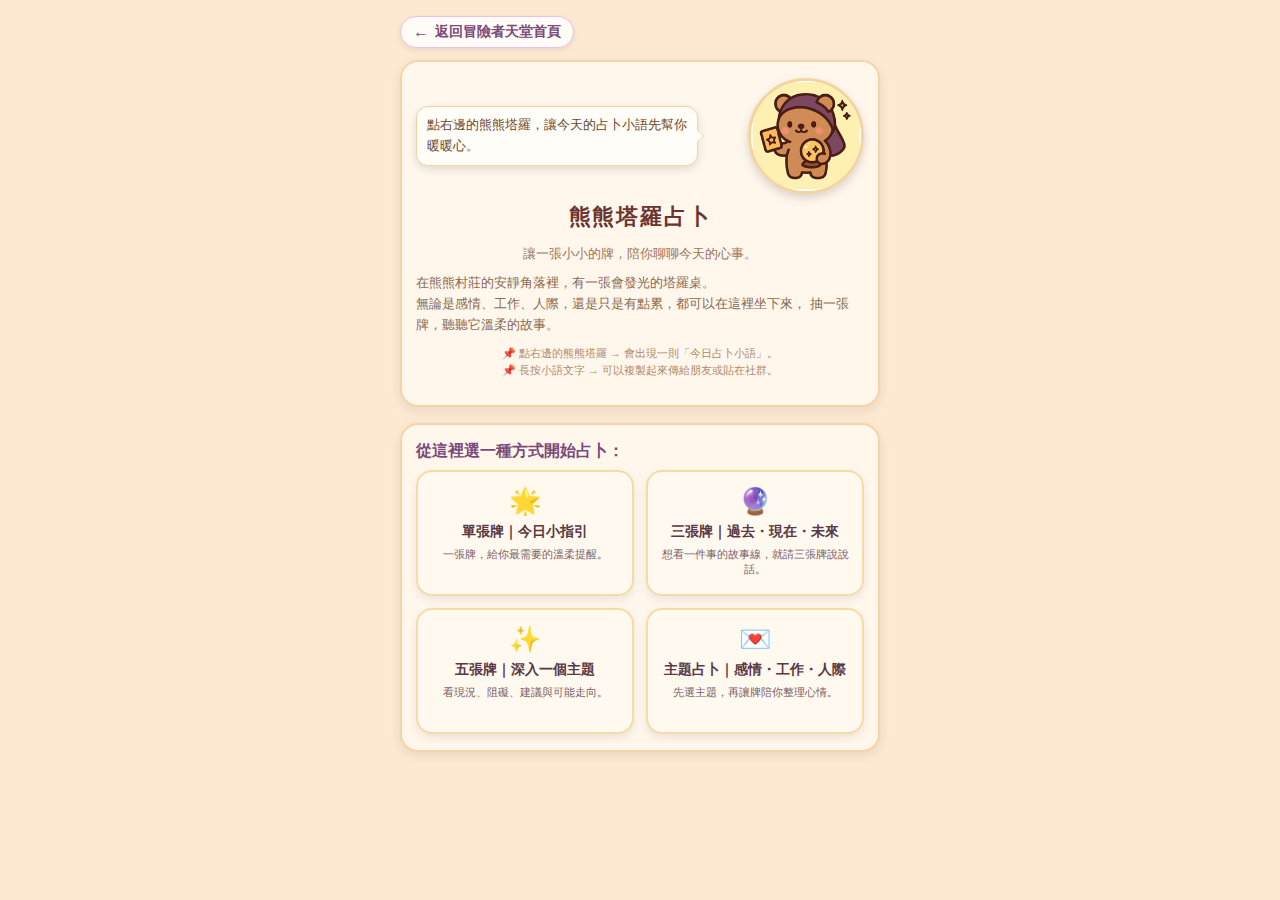
<file: index.html>
<!DOCTYPE html>
<html lang="zh-Hant">
<head>
  <meta charset="UTF-8" />
  <title>熊熊塔羅占卜</title>
  <meta name="viewport" content="width=device-width, initial-scale=1" />

  <meta name="theme-color" content="#2d254a" />
  <link rel="apple-touch-icon" href="icons/bear-tarot-192.png" />

  <style>
    body.page-wrap {
      margin: 0;
      background: #fde9d2;
      font-family: "Noto Sans TC", -apple-system, BlinkMacSystemFont, sans-serif;
      color: #5a3844;
    }

    .page-inner {
      max-width: 480px;
      margin: 0 auto;
      padding: 16px;
    }

    /* ============ 返回冒險者天堂首頁 ============ */
    .top-bar {
      display: flex;
      justify-content: flex-start;
      margin-bottom: 12px;
    }

    .back-link {
      text-decoration: none;
      font-size: 14px;
      color: #7b4a7a;
      padding: 6px 12px;
      border-radius: 999px;
      background: rgba(255, 255, 255, 0.8);
      border: 1px solid #e4c2e4;
      display: inline-flex;
      align-items: center;
      gap: 6px;
      font-weight: 600;
      box-shadow: 0 2px 6px rgba(0,0,0,0.08);
    }

    .back-link span {
      font-size: 16px;
    }

    .back-link:hover {
      background: #ffecef;
      border-color: #d9aedd;
      transform: translateX(-1px);
    }


    /* ============ 卡片共用 ============ */
    .card {
      background: #fff7ec;
      border-radius: 18px;
      border: 2px solid #f4d5aa;
      box-shadow: 0 4px 12px rgba(0,0,0,0.08);
      padding: 16px 14px;
      margin-bottom: 16px;
    }

    .home-title {
      margin: 6px 0 4px;
      font-size: 22px;
      font-weight: 800;
      letter-spacing: .08em;
      text-align: center;
      color: #6b3430;
    }

    .subtitle {
      text-align: center;
      font-size: 13px;
      color: #a0745a;
      margin-bottom: 10px;
    }

    /* 🐻 小語區 */
    .intro-main {
      display: flex;
      align-items: center;
      gap: 12px;
      margin-bottom: 8px;
    }

    .intro-main-left {
      flex: 1;
      display: flex;
      justify-content: flex-start;
    }

    .intro-main-right {
      display: flex;
      justify-content: flex-end;
      align-items: center;
    }

    #tarotBearAvatar {
      width: 110px;
      height: 110px;
      border-radius: 50%;
      border: 3px solid #f3d4a0;
      object-fit: cover;
      box-shadow: 0 4px 10px rgba(0,0,0,0.15);
      cursor: pointer;
      transition: transform .15s ease;
    }

    #tarotBearAvatar:hover {
      transform: translateY(-2px);
    }

    .bear-speech {
      max-width: 260px;
      padding: 8px 10px;
      background: #fffdf7;
      border-radius: 12px;
      border: 1px solid #f3d4a0;
      font-size: 13px;
      line-height: 1.6;
      color: #6b4630;
      box-shadow: 0 3px 8px rgba(0,0,0,0.12);
      opacity: 0;
      transform: translateY(4px);
      pointer-events: none;
      transition: opacity .18s ease, transform .18s ease;
      position: relative;
    }

    .bear-speech::before {
      content: "";
      position: absolute;
      top: 50%;
      right: -7px;
      transform: translateY(-50%);
      border-width: 7px 0 7px 7px;
      border-style: solid;
      border-color: transparent transparent transparent #f3d4a0;
    }

    .bear-speech::after {
      content: "";
      position: absolute;
      top: 50%;
      right: -6px;
      transform: translateY(-50%);
      border-width: 6px 0 6px 6px;
      border-style: solid;
      border-color: transparent transparent transparent #fffdf7;
    }

    .bear-speech.show {
      opacity: 1;
      transform: translateY(0);
      pointer-events: auto;
    }

    .intro-text {
      font-size: 13px;
      line-height: 1.6;
      color: #8b6a52;
      margin: 8px 0 0;
      text-align: left;
    }

    .intro-tip {
      margin-top: 10px;
      font-size: 11px;
      color: #b0886a;
      text-align: center;
      line-height: 1.5;
    }

    .shake {
      animation: bear-shake 0.3s ease;
    }

    @keyframes bear-shake {
      0%   { transform: translateX(0); }
      25%  { transform: translateX(-2px); }
      50%  { transform: translateX(2px); }
      75%  { transform: translateX(-1px); }
      100% { transform: translateX(0); }
    }

    /* 四格入口 */
    .section-title {
      margin: 0 0 8px;
      font-size: 16px;
      font-weight: 800;
      color: #7b4a7a;
    }

    .icon-grid {
      display: grid;
      grid-template-columns: 1fr 1fr;
      gap: 12px;
      margin-top: 8px;
    }

    .icon-btn {
      background: #fff9ef;
      border: 2px solid #f7dba5;
      border-radius: 16px;
      padding: 14px 10px 12px;
      text-align: center;
      text-decoration: none;
      color: #5a3844;
      box-shadow: 0 4px 10px rgba(0,0,0,0.08);
      transition: transform .12s ease, box-shadow .12s ease;
      display: flex;
      flex-direction: column;
      align-items: center;
      gap: 6px;
      min-height: 96px;
    }

    .icon-btn:hover {
      transform: translateY(-2px);
      box-shadow: 0 6px 14px rgba(0,0,0,0.14);
    }

    .icon-emoji {
      font-size: 26px;
    }

    .icon-title,
    .icon-desc {
      text-align: center;
    }

    .icon-title {
      font-size: 14px;
      font-weight: 700;
    }

    .icon-desc {
      font-size: 11px;
      opacity: 0.8;
      line-height: 1.3;
    }

    .toast-copy {
      position: fixed;
      left: 50%;
      bottom: 24px;
      transform: translateX(-50%) translateY(20px);
      background: rgba(65, 48, 40, 0.95);
      color: #fff7ec;
      padding: 6px 14px;
      border-radius: 999px;
      font-size: 12px;
      box-shadow: 0 3px 10px rgba(0,0,0,0.3);
      opacity: 0;
      pointer-events: none;
      transition: opacity 0.18s ease, transform 0.18s ease;
      z-index: 1000;
    }

    .toast-copy.show {
      opacity: 1;
      transform: translateX(-50%) translateY(0);
    }

  </style>
</head>

<body class="page-wrap">
  <div class="page-inner">

    <!--  🔙 返回冒險者天堂首頁 -->
    <div class="top-bar">
      <a href="index.html" class="back-link">
        <span>←</span> 返回冒險者天堂首頁
      </a>
    </div>

    <!-- 🐻 熊熊塔羅介紹 + 氣泡小語 -->
    <div class="card">
      <div class="intro-main">
        <div class="intro-main-left">
          <div id="bearSpeech" class="bear-speech">
            <div id="bearSpeechText">
              點右邊的熊熊塔羅，讓今天的占卜小語先幫你暖暖心。
            </div>
          </div>
        </div>

        <div class="intro-main-right">
          <img
            src="icons/bear-tarot-192.png"
            alt="熊熊塔羅"
            id="tarotBearAvatar"
          />
        </div>
      </div>

      <h1 class="home-title">熊熊塔羅占卜</h1>
      <p class="subtitle">讓一張小小的牌，陪你聊聊今天的心事。</p>

      <p class="intro-text">
        在熊熊村莊的安靜角落裡，有一張會發光的塔羅桌。<br>
        無論是感情、工作、人際，還是只是有點累，都可以在這裡坐下來，
        抽一張牌，聽聽它溫柔的故事。
      </p>

      <p class="intro-tip">
        📌 點右邊的熊熊塔羅 → 會出現一則「今日占卜小語」。<br>
        📌 長按小語文字 → 可以複製起來傳給朋友或貼在社群。
      </p>
    </div>

    <!-- ✨ 四種占卜方式入口 -->
    <div class="card">
      <h2 class="section-title">從這裡選一種方式開始占卜：</h2>

      <div class="icon-grid">
        <a class="icon-btn" href="tarot1.html">
          <div class="icon-emoji">🌟</div>
          <div class="icon-title">單張牌｜今日小指引</div>
          <div class="icon-desc">一張牌，給你最需要的溫柔提醒。</div>
        </a>

        <a class="icon-btn" href="tarot.html">
          <div class="icon-emoji">🔮</div>
          <div class="icon-title">三張牌｜過去・現在・未來</div>
          <div class="icon-desc">想看一件事的故事線，就請三張牌說說話。</div>
        </a>

        <a class="icon-btn" href="tarot5.html">
          <div class="icon-emoji">✨</div>
          <div class="icon-title">五張牌｜深入一個主題</div>
          <div class="icon-desc">看現況、阻礙、建議與可能走向。</div>
        </a>

        <a class="icon-btn" href="tarot-themes.html">
          <div class="icon-emoji">💌</div>
          <div class="icon-title">主題占卜｜感情・工作・人際</div>
          <div class="icon-desc">先選主題，再讓牌陪你整理心情。</div>
        </a>
      </div>
    </div>
  </div>

  <div id="copyToast" class="toast-copy">已複製到剪貼簿</div>

  <script>
    const TAROT_QUOTES = [
      "抽牌不是在幫你決定，而是陪你一起思考下一步。",
      "同一張牌，在不同的日子會說不一樣的故事，因為你也在慢慢改變。",
      "你不用理解全部，只要抓住一句讓你今天比較安心的話就好。",
      "看到喜歡的牌是禮物，看到不喜歡的牌是提醒，兩種都很重要。",
      "你比牌更重要，牌只是陪你一起照顧自己。",
      "如果覺得牌面可怕，先問自己：最近是不是太兇待自己了？",
      "抽牌前，深呼吸三次，想想：我現在最需要看見的是什麼？",
      "牌不會決定未來，它只會照亮此刻可以注意的地方。",
      "當你不知道問什麼，就簡單問：請給我今天最需要的提醒。",
      "有時候真正的答案，藏在你看到牌時的第一個直覺裡。",
      "你永遠是故事的作者，塔羅是一起旅行的朋友。",
      "不一定要照牌做，只要讓它陪你長出一點勇氣就好。",
      "牌有光也有影，情緒也會有晴天跟雨天，兩種都正常。",
      "如果一直抽到一樣的牌，那是一份溫柔的重複提醒。",
      "每一次占卜，都是一次更了解自己的練習。",
      "占卜不是預測，而是陪你面對正在發生的事情。",
      "你正在成為更會照顧自己的人，牌只是來見證這件事情。",
      "牌回答的是你的心，不是你的程度。",
      "你不需要完美問題，只要誠實就好。",
      "最準的答案，是你今天願意面對的那一句話。"
    ];

    function pickRandomQuote() {
      const el = document.getElementById("bearSpeechText");
      if (!el) return;
      el.textContent = TAROT_QUOTES[Math.floor(Math.random() * TAROT_QUOTES.length)];
    }

    function showCopyToast() {
      const toast = document.getElementById("copyToast");
      toast.classList.add("show");
      clearTimeout(window._copyToastTimer);
      window._copyToastTimer = setTimeout(() => {
        toast.classList.remove("show");
      }, 1300);
    }

    function copyCurrentQuote() {
      const el = document.getElementById("bearSpeechText");
      const text = (el.textContent || "").trim();
      if (!text) return;

      if (navigator.clipboard && navigator.clipboard.writeText) {
        navigator.clipboard.writeText(text).then(showCopyToast);
      } else {
        const ta = document.createElement("textarea");
        ta.value = text;
        ta.style.position = "fixed";
        ta.style.left = "-9999px";
        document.body.appendChild(ta);
        ta.select();
        document.execCommand("copy");
        document.body.removeChild(ta);
        showCopyToast();
      }
    }

    function setupLongPressCopy() {
      const target = document.getElementById("bearSpeechText");
      let timer = null;

      const start = () => {
        if (timer !== null) return;
        timer = setTimeout(() => {
          copyCurrentQuote();
          timer = null;
        }, 650);
      };

      const cancel = () => {
        if (timer !== null) {
          clearTimeout(timer);
          timer = null;
        }
      };

      ["mousedown", "touchstart"].forEach(ev => target.addEventListener(ev, start));
      ["mouseup", "mouseleave", "touchend", "touchcancel", "touchmove"].forEach(ev =>
        target.addEventListener(ev, cancel)
      );
    }

    document.addEventListener("DOMContentLoaded", () => {
      const avatar = document.getElementById("tarotBearAvatar");
      const bubble = document.getElementById("bearSpeech");

      // 一開始顯示氣泡
      bubble.classList.add("show");

      avatar.addEventListener("click", () => {
        pickRandomQuote();
        bubble.classList.add("show");

        avatar.classList.remove("shake");
        void avatar.offsetWidth;
        avatar.classList.add("shake");
      });

      setupLongPressCopy();
    });
  </script>
</body>
</html>
</file>
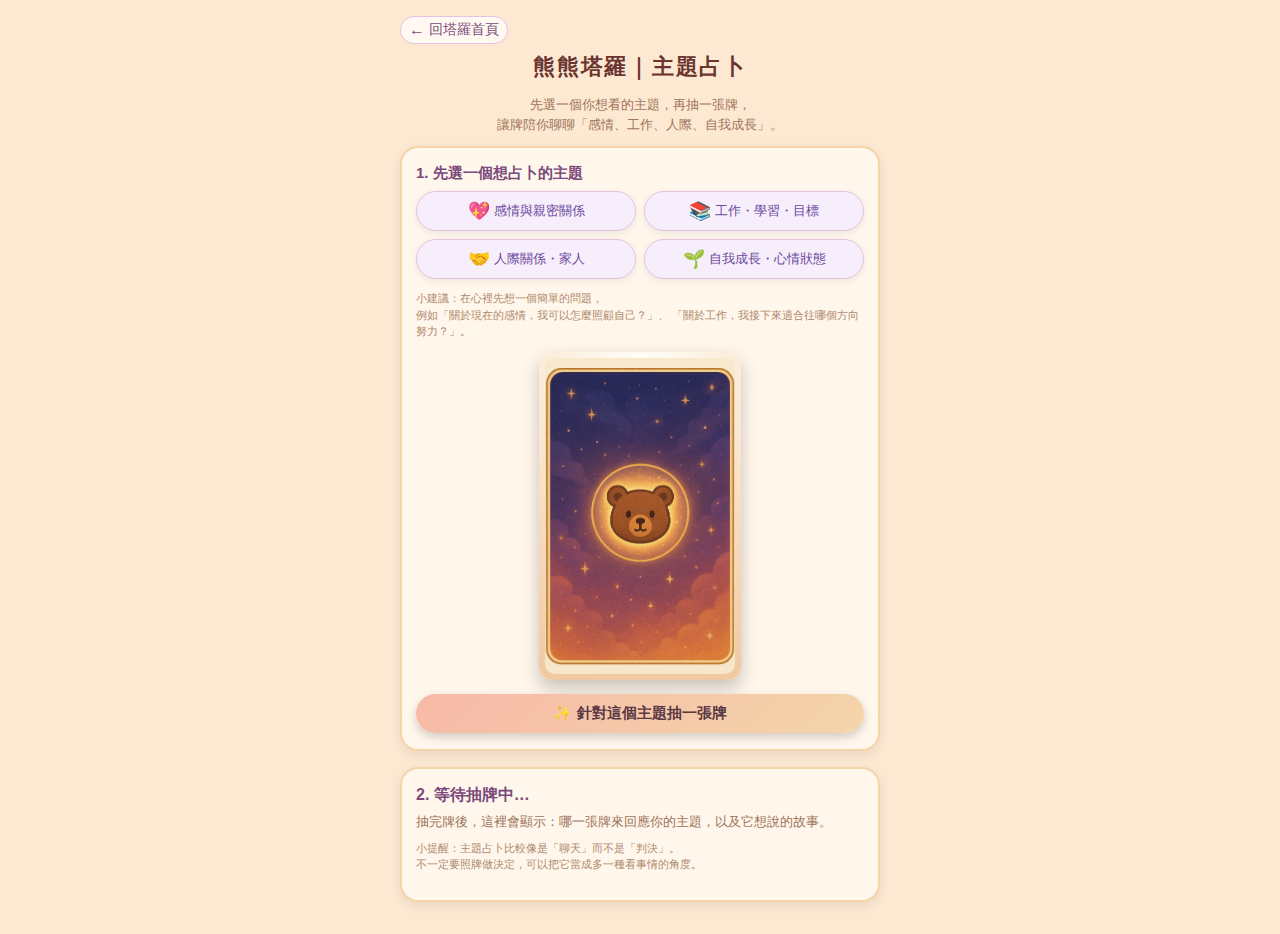
<file: tarot-themes.html>
<!DOCTYPE html>
<html lang="zh-Hant">
<head>
  <meta charset="UTF-8" />
  <title>熊熊塔羅占卜 ｜ 主題占卜</title>
  <meta name="viewport" content="width=device-width, initial-scale=1" />

  <style>
    body {
      margin: 0;
      background: #fde9d2;
      font-family: "Noto Sans TC", -apple-system, BlinkMacSystemFont, sans-serif;
      color: #5a3844;
    }

    .page-wrap {
      max-width: 480px;
      margin: 0 auto;
      padding: 16px;
    }

    .top-bar {
      display: flex;
      align-items: center;
      margin-bottom: 8px;
    }

    .back-link {
      text-decoration: none;
      font-size: 14px;
      color: #7b4a7a;
      padding: 4px 8px;
      border-radius: 999px;
      background: rgba(255, 255, 255, 0.7);
      border: 1px solid #e4c2e4;
      display: inline-flex;
      align-items: center;
      gap: 4px;
    }

    .back-link span {
      font-size: 16px;
    }

    .title {
      text-align: center;
      margin: 8px 0 4px;
      font-size: 22px;
      font-weight: 800;
      letter-spacing: .08em;
      color: #6b3430;
    }

    .subtitle {
      text-align: center;
      font-size: 13px;
      color: #a0745a;
      margin-bottom: 12px;
      line-height: 1.5;
    }

    .card-panel,
    .result-panel {
      background: #fff7ec;
      border-radius: 18px;
      border: 2px solid #f4d5aa;
      box-shadow: 0 4px 12px rgba(0,0,0,0.08);
      padding: 16px 14px;
      margin-bottom: 16px;
    }

    .panel-title {
      font-size: 15px;
      font-weight: 700;
      margin: 0 0 8px;
      color: #7b4a7a;
    }

    .theme-row {
      display: flex;
      flex-wrap: wrap;
      gap: 8px;
      margin-bottom: 6px;
    }

    .theme-btn {
      flex: 1 1 calc(50% - 8px);
      padding: 8px 10px;
      border-radius: 999px;
      border: 1px solid #e4c2e4;
      background: #f7eefc;
      font-size: 13px;
      color: #6b4a9c;
      text-align: center;
      cursor: pointer;
      box-shadow: 0 2px 7px rgba(0,0,0,0.08);
      display: inline-flex;
      justify-content: center;
      align-items: center;
      gap: 4px;
    }

    .theme-btn span.emoji {
      font-size: 18px;
    }

    .theme-btn.selected {
      background: linear-gradient(135deg, #f0c4ff, #ffe3dd);
      border-color: #d08fdc;
      color: #5a3844;
      font-weight: 700;
    }

    .theme-tip {
      font-size: 11px;
      color: #b0886a;
      line-height: 1.5;
    }

    .theme-current {
      margin-top: 6px;
      font-size: 12px;
      color: #8b6a52;
      padding: 6px 8px;
      border-radius: 10px;
      background: #fff1df;
      border: 1px solid #f3c39c;
    }

    .card-area {
      margin-top: 12px;
      display: flex;
      flex-direction: column;
      align-items: center;
      gap: 10px;
    }

    .tarot-frame {
      width: 190px;
      max-width: 70vw;
      aspect-ratio: 3/5;
      border-radius: 14px;
      padding: 6px;
      background: radial-gradient(circle at top, #fffdf7 0%, #f8dcc0 55%, #f0c8a0 100%);
      box-shadow: 0 8px 18px rgba(0,0,0,0.22);
      display: flex;
      justify-content: center;
      align-items: center;
    }

    .tarot-img {
      width: 100%;
      height: 100%;
      border-radius: 10px;
      object-fit: cover;
      transition: transform 0.4s ease;
    }

    .tarot-img.reversed {
      transform: rotate(180deg);
    }

    .orientation-label {
      font-size: 13px;
      color: #6b3430;
      padding: 2px 8px;
      border-radius: 999px;
      background: #fff1df;
      border: 1px solid #f3c39c;
      display: none;
    }

    .draw-btn {
      margin-top: 4px;
      padding: 10px 0;
      width: 100%;
      border-radius: 999px;
      border: none;
      background: linear-gradient(135deg, #f7b9a7, #f4d5aa);
      color: #5a3844;
      font-weight: 700;
      font-size: 15px;
      cursor: pointer;
      box-shadow: 0 4px 10px rgba(0,0,0,0.18);
      display: inline-flex;
      justify-content: center;
      align-items: center;
      gap: 6px;
    }

    .draw-btn:active {
      transform: translateY(1px);
      box-shadow: 0 2px 6px rgba(0,0,0,0.18);
    }

    .result-title {
      margin: 0 0 6px;
      font-size: 16px;
      font-weight: 800;
      color: #7b4a7a;
    }

    .result-subtitle {
      margin: 0 0 6px;
      font-size: 13px;
      color: #a0745a;
      line-height: 1.5;
    }

    .result-chip-row {
      display: flex;
      flex-wrap: wrap;
      gap: 6px;
      margin: 4px 0 8px;
    }

    .result-chip {
      font-size: 11px;
      padding: 3px 8px;
      border-radius: 999px;
      background: #fef1df;
      border: 1px solid #f3c39c;
      color: #8b6a52;
    }

    .section-title-small {
      font-size: 13px;
      font-weight: 700;
      margin: 8px 0 4px;
      color: #7b4a7a;
    }

    .result-text {
      font-size: 13px;
      line-height: 1.6;
      color: #5a3844;
      white-space: pre-line;
    }

    .theme-interpret {
      font-size: 13px;
      line-height: 1.6;
      color: #4b3044;
      background: #fff1df;
      border-radius: 12px;
      padding: 8px 10px;
      border: 1px solid #f3c39c;
      margin-top: 6px;
    }

    .bear-text {
      font-size: 13px;
      line-height: 1.6;
      color: #4b3044;
      background: #f0e3ff;
      border-radius: 12px;
      padding: 8px 10px;
      border: 1px solid #d1b6ff;
      margin-top: 6px;
    }

    .small-note {
      margin-top: 8px;
      font-size: 11px;
      color: #b0886a;
      line-height: 1.5;
    }

    @media (max-width: 400px) {
      .tarot-frame {
        width: 75vw;
      }
    }
  </style>
</head>

<body>
  <div class="page-wrap">
    <!-- 上方返回 -->
    <div class="top-bar">
      <a href="index.html" class="back-link">
        <span>←</span> 回塔羅首頁
      </a>
    </div>

    <h1 class="title">熊熊塔羅｜主題占卜</h1>
    <p class="subtitle">
      先選一個你想看的主題，再抽一張牌，<br>
      讓牌陪你聊聊「感情、工作、人際、自我成長」。
    </p>

    <!-- 1. 選主題 -->
    <div class="card-panel">
      <p class="panel-title">1. 先選一個想占卜的主題</p>

      <div class="theme-row">
        <button class="theme-btn" data-theme="love">
          <span class="emoji">💖</span> 感情與親密關係
        </button>
        <button class="theme-btn" data-theme="work">
          <span class="emoji">📚</span> 工作・學習・目標
        </button>
        <button class="theme-btn" data-theme="people">
          <span class="emoji">🤝</span> 人際關係・家人
        </button>
        <button class="theme-btn" data-theme="self">
          <span class="emoji">🌱</span> 自我成長・心情狀態
        </button>
      </div>

      <p class="theme-tip">
        小建議：在心裡先想一個簡單的問題，<br>
        例如「關於現在的感情，我可以怎麼照顧自己？」、
        「關於工作，我接下來適合往哪個方向努力？」。
      </p>

      <div id="themeCurrent" class="theme-current" style="display:none;">
        目前選擇的主題：<span id="themeLabel">（尚未選擇）</span>
      </div>

      <!-- 抽牌區 -->
      <div class="card-area">
        <div class="tarot-frame">
          <img src="images/back.png" alt="塔羅牌" id="tarotImage" class="tarot-img" />
        </div>
        <div id="orientationLabel" class="orientation-label">正位</div>

        <button id="drawBtn" class="draw-btn">
          ✨ 針對這個主題抽一張牌
        </button>
      </div>
    </div>

    <!-- 2. 結果區 -->
    <div class="result-panel">
      <h2 class="result-title" id="resultTitle">2. 等待抽牌中…</h2>
      <p class="result-subtitle" id="resultSubtitle">
        抽完牌後，這裡會顯示：哪一張牌來回應你的主題，以及它想說的故事。
      </p>

      <div id="resultChips" class="result-chip-row" style="display:none;"></div>

      <div id="meaningBlock" style="display:none;">
        <p class="section-title-small" id="meaningTitle">牌面訊息</p>
        <p class="result-text" id="meaningText"></p>
      </div>

      <div id="themeBlock" style="display:none;">
        <p class="section-title-small">套用在這個主題上</p>
        <p class="theme-interpret" id="themeText"></p>
      </div>

      <div id="bearBlock" style="display:none;">
        <p class="section-title-small">熊熊小語</p>
        <p class="bear-text" id="bearText"></p>
      </div>

      <p class="small-note">
        小提醒：主題占卜比較像是「聊天」而不是「判決」。<br>
        不一定要照牌做決定，可以把它當成多一種看事情的角度。
      </p>
    </div>
  </div>

  <script>
    // ===== 主題定義 =====
    const THEMES = {
      love: {
        label: "感情與親密關係",
        short: "感情",
        applyHint: "在感情與關係上，這張牌在提醒你："
      },
      work: {
        label: "工作・學習・目標",
        short: "工作／學習",
        applyHint: "在工作、學習或目標上，這張牌在提醒你："
      },
      people: {
        label: "人際關係・家人",
        short: "人際／家人",
        applyHint: "在人際、家人或團隊相處上，這張牌在提醒你："
      },
      self: {
        label: "自我成長・心情狀態",
        short: "自我成長／心情",
        applyHint: "放在你自己的內在成長與心情上，這張牌在提醒你："
      }
    };

    // ===== 22 張大秘儀：0～21 對應 images/0.png ～ images/21.png =====
    const TAROT_CARDS = [
      {
        id: 0,
        name: "愚者",
        tag: "新的開始・自由・旅程",
        keywords: ["新的開始", "勇氣", "相信自己"],
        upright: {
          title: "正位：帶著好奇出發",
          meaning: "此刻的你，正站在一個新的起點。也許你還不確定前方會是什麼樣子，但是你願意踏出去，就是非常珍貴的勇氣。允許自己當新手，慢慢摸索，不需要一開始就完美。"
        },
        reversed: {
          title: "逆位：先顧好安全感",
          meaning: "你可能對改變感到害怕，或是有一點衝動、想逃離現況。此時更重要的不是「一定要出發」，而是先讓自己感到踏實，再決定要不要走下一步。"
        },
        bear: "🐻 熊熊說：你可以慢慢來，不是每一個人都要衝在最前面。願意誠實面對自己的不安，本身就很勇敢。"
      },
      {
        id: 1,
        name: "魔術師",
        tag: "行動・創造・專注",
        keywords: ["行動力", "資源在手", "專注"],
        upright: {
          title: "正位：你其實準備好了",
          meaning: "魔術師代表：你已經擁有很多資源與能力，只是可能還沒有完全運用出來。只要選定一件事開始做，專注在當下，你就能慢慢看到成果。"
        },
        reversed: {
          title: "逆位：先釐清真正的想要",
          meaning: "現在的你可能三心二意、或是因為沒有自信而裹足不前。也有可能是太想要一次做太多事，而感到分心。先問問自己：我現在最在意的一件事是什麼？"
        },
        bear: "🐻 熊熊說：你不是不夠好，只是還沒找到最想用心的方向。從一個小小的行動開始就很棒。"
      },
      {
        id: 2,
        name: "女祭司",
        tag: "直覺・安靜・觀察",
        keywords: ["直覺", "內在聲音", "暫時按下暫停"],
        upright: {
          title: "正位：聽聽內心的聲音",
          meaning: "這張牌提醒你，比起衝動行動，先靜下心、觀察與感受是更重要的。你的直覺其實很敏銳，只是需要一點安靜的空間被聽見。"
        },
        reversed: {
          title: "逆位：不需要一直壓抑自己",
          meaning: "你可能習慣把感受藏起來，或是太依賴別人的意見，而忽略自己真正的感覺。也許是時候停下來，問問自己：我真正覺得舒服的是什麼？"
        },
        bear: "🐻 熊熊說：你心裡那個小聲音，其實一直都在，只是你最近有點太忙。今晚可以多留一點安靜給自己。"
      },
      {
        id: 3,
        name: "女皇",
        tag: "照顧・豐盛・滋養",
        keywords: ["自我照顧", "享受", "溫柔"],
        upright: {
          title: "正位：好好被照顧一下",
          meaning: "女皇象徵溫柔、滋養與豐盛。這張牌鼓勵你多照顧自己的身體與心，允許自己被愛、被幫忙，也允許自己享受一些生活的小美好。"
        },
        reversed: {
          title: "逆位：你也值得被好好對待",
          meaning: "你可能太努力照顧別人，而忘了自己。或是覺得只有『有表現』才值得被愛。其實，你就算什麼都沒做，也值得好好休息與被擁抱。"
        },
        bear: "🐻 熊熊說：你不是提供照顧的機器，你本來就值得被溫柔對待。今天也給自己一點點好東西。"
      },
      {
        id: 4,
        name: "皇帝",
        tag: "結構・責任・界線",
        keywords: ["界線", "安全感", "穩定"],
        upright: {
          title: "正位：建立自己的王國",
          meaning: "皇帝代表穩定與責任，也代表你正在努力建立屬於自己的規則與生活節奏。你有能力把事情一點點整理得更清楚，讓自己更有安全感。"
        },
        reversed: {
          title: "逆位：不需要把所有事都扛起來",
          meaning: "你可能感到壓力太大、責任太重，甚至有點嚴格地對待自己或身邊的人。試著分清楚什麼是真的『你的責任』，什麼其實可以放手或求助。"
        },
        bear: "🐻 熊熊說：你已經很努力了，不用每一件事都做到完美。有些重擔，可以慢慢學著放下一點點。"
      },
      {
        id: 5,
        name: "教皇",
        tag: "學習・傳承・信念",
        keywords: ["學習", "老師", "價值觀"],
        upright: {
          title: "正位：從經驗中學習",
          meaning: "教皇象徵學習、制度與信念。也許你正處在一個需要吸收知識、向他人請教的階段。你會從傳統或前輩的經驗中得到幫助。"
        },
        reversed: {
          title: "逆位：不一定要照別人的劇本走",
          meaning: "你可能被『應該』與規則壓得有點喘不過氣，或懷疑：一定要照這個模式生活嗎？這張牌鼓勵你在尊重規則的同時，也保留一點自己。"
        },
        bear: "🐻 熊熊說：可以聽進不同的建議，但最後的選擇權，還是在你自己手上。你可以寫自己的故事。"
      },
      {
        id: 6,
        name: "戀人",
        tag: "選擇・關係・真心",
        keywords: ["關係", "選擇", "誠實"],
        upright: {
          title: "正位：真心的連結",
          meaning: "戀人不只代表愛情，也代表任何重要的關係與選擇。現在適合誠實面對自己的心，並練習好好表達：我要什麼、我在意什麼。"
        },
        reversed: {
          title: "逆位：先愛自己一點點",
          meaning: "你可能在關係中迷失自己，或為了害怕失去而不敢說真話。這張牌提醒你：先成為自己的夥伴，再來談怎麼陪別人。"
        },
        bear: "🐻 熊熊說：真正喜歡你的人，不需要你變成別的樣子。先練習陪自己站在同一邊。"
      },
      {
        id: 7,
        name: "戰車",
        tag: "前進・突破・意志力",
        keywords: ["行動", "突破", "掌握方向"],
        upright: {
          title: "正位：往你相信的方向前進",
          meaning: "戰車代表行動與推進力。你正準備跨出重要的一步，或努力突破卡住的狀態。只要方向是你真心認同的，就值得為自己奮力一試。"
        },
        reversed: {
          title: "逆位：不是一定要一直向前衝",
          meaning: "你可能太急著看到成果，或者感覺整個人失去方向、動力。先停下來調整方向，而不是勉強自己硬衝。"
        },
        bear: "🐻 熊熊說：慢下來不代表你失敗了，而是你在幫自己找更適合的路。"
      },
      {
        id: 8,
        name: "力量",
        tag: "溫柔的勇氣・面對自己",
        keywords: ["溫柔的力量", "自我接納", "勇敢"],
        upright: {
          title: "正位：溫柔也是一種力量",
          meaning: "力量牌不是要你逞強，而是帶著耐心與溫柔，面對自己的情緒與不安。你正在學習一種不必兇自己的勇敢。"
        },
        reversed: {
          title: "逆位：不用再責怪自己了",
          meaning: "你可能對自己太嚴厲，覺得不夠好、不夠勇敢。這張牌提醒你：就算現在有點害怕，你仍然值得被理解與接住。"
        },
        bear: "🐻 熊熊說：真正的勇敢，是承認『我也會怕』，但我還是願意慢慢往前。"
      },
      {
        id: 9,
        name: "隱者",
        tag: "獨處・思考・尋找答案",
        keywords: ["獨處時間", "內省", "尋找方向"],
        upright: {
          title: "正位：給自己一段安靜的旅程",
          meaning: "隱者代表需要一段屬於自己的時間。關掉一些外界的聲音，你會更清楚知道：我真正想要的是什麼。"
        },
        reversed: {
          title: "逆位：孤單感值得被看見",
          meaning: "你可能覺得自己被孤立，或習慣把心鎖起來。這張牌提醒你：獨處是為了更了解自己，而不是把自己關起來。也可以主動伸手去連結可靠的人。"
        },
        bear: "🐻 熊熊說：有時候一個人走一小段路，會讓你更知道要和誰一起走更長的路。"
      },
      {
        id: 10,
        name: "命運之輪",
        tag: "變化・循環・轉機",
        keywords: ["轉機", "變化", "新的循環"],
        upright: {
          title: "正位：一個新的輪子開始轉動",
          meaning: "命運之輪象徵變化與循環。有些事情正默默改變，你可能要迎接新的階段。順著變化走，你會發現一些意想不到的機會。"
        },
        reversed: {
          title: "逆位：卡住感是一種暫停",
          meaning: "你可能覺得自己一直在原地打轉，或對變化感到不安。這張牌鼓勵你從小地方開始改變，不需要一次翻轉整個人生。"
        },
        bear: "🐻 熊熊說：就算現在覺得在原地，其實你已經和昨天不一樣了。每一天的小選擇，都在慢慢轉動你的輪子。"
      },
      {
        id: 11,
        name: "正義",
        tag: "平衡・誠實・選擇",
        keywords: ["公平", "平衡", "誠實面對"],
        upright: {
          title: "正位：誠實地做選擇",
          meaning: "正義牌提醒你在做選擇時，既看重感受，也看重現實。你有能力評估事情的利弊，為自己做一個相對公平的決定。"
        },
        reversed: {
          title: "逆位：別只怪自己或只怪別人",
          meaning: "你可能在某件事上覺得不公平，或一直責怪自己。試著從更多角度看事情，而不是只站在『我錯了』或『都是他們的錯』的一端。"
        },
        bear: "🐻 熊熊說：你可以同時照顧自己的感受，和事情的現實狀況。不是非黑即白，允許自己慢慢衡量。"
      },
      {
        id: 12,
        name: "吊人",
        tag: "停下來・換個角度",
        keywords: ["暫停", "不同視角", "等待"],
        upright: {
          title: "正位：先暫停一下沒關係",
          meaning: "吊人代表一種『被迫的暫停』，但這個停下來的時間，會讓你看到不同角度。事情不是沒有進展，而是在醞釀新的理解。"
        },
        reversed: {
          title: "逆位：太勉強自己就不值得了",
          meaning: "你可能一直在為別人犧牲，而忽略自己的需要。這張牌提醒你：放下不是失敗，而是為了不再讓自己被吊在同一個痛苦的位置。"
        },
        bear: "🐻 熊熊說：如果一段等待讓你太辛苦，那就允許自己重新評估，這件事情值不值得你繼續這樣撐著。"
      },
      {
        id: 13,
        name: "死神",
        tag: "結束・轉化・新生",
        keywords: ["結束", "放下", "重啟"],
        upright: {
          title: "正位：某個階段走到句點",
          meaning: "死神不代表壞事，而是代表『真正的結束』。有些事情走到尾聲，是為了空出空間，讓新的東西進來。允許自己好好說再見。"
        },
        reversed: {
          title: "逆位：害怕放手很正常",
          meaning: "你可能抓著已經不適合的關係、習慣或身份，因為放手好可怕。接受自己還需要一點時間，不必急著成熟，也是一種溫柔。"
        },
        bear: "🐻 熊熊說：你可以慢慢放下，不用一次丟掉全部。每放下一點點，就為未來留出一點點位置。"
      },
      {
        id: 14,
        name: "節制",
        tag: "平衡・調和・適量",
        keywords: ["中庸", "調整步伐", "適量"],
        upright: {
          title: "正位：找到剛剛好的步調",
          meaning: "節制提醒你，不需要做到極端，小小地調整就足夠。在生活、情緒、工作之間找到可持續的平衡，是現在重要的課題。"
        },
        reversed: {
          title: "逆位：最近可能有點過頭了",
          meaning: "你可能太勉強自己，或用某些方式過度安慰自己（例如過度滑手機、熬夜、購物）。這張牌邀請你回到『適量』的狀態，對自己好一點。"
        },
        bear: "🐻 熊熊說：你不需要成為超人，只要找到讓自己活得下去、喘得過氣的節奏就很好。"
      },
      {
        id: 15,
        name: "惡魔",
        tag: "執著・誘惑・被綁住的感覺",
        keywords: ["慣性", "依賴", "困住感"],
        upright: {
          title: "正位：看見自己被什麼綁住",
          meaning: "惡魔象徵那些讓你一時舒服，但長期會消耗你的依賴或習慣。這張牌不是在罵你，而是讓你更清楚：哪些東西其實不太健康。"
        },
        reversed: {
          title: "逆位：你已經開始鬆開繩子",
          meaning: "你可能已經意識到某些關係或習慣讓你不快樂，正在慢慢找出口。這是一個很重要的進步，不用小看自己。"
        },
        bear: "🐻 熊熊說：你有權利說『這樣不行』，也有權利離開讓你痛苦的地方。你不是被關在籠子裡的小動物。"
      },
      {
        id: 16,
        name: "高塔",
        tag: "突然的改變・舊結構崩壞",
        keywords: ["震撼", "意外", "重建"],
        upright: {
          title: "正位：舊的東西正在被拆掉",
          meaning: "高塔代表突如其來的變化，可能讓你很不安。但同時，它也在拆掉那些早就不穩固的部分，好讓你有機會重新建立更真實的生活。"
        },
        reversed: {
          title: "逆位：你可能早就感覺到不對勁",
          meaning: "你可能一直撐在一個快撐不住的狀態裡，這張牌提醒你：與其等到整座塔倒塌，不如主動開始調整。"
        },
        bear: "🐻 熊熊說：改變一定會不舒服，但你不需要一個人面對。可以找信任的人一起陪你收拾、一起重建。"
      },
      {
        id: 17,
        name: "星星",
        tag: "希望・療癒・溫柔的光",
        keywords: ["希望", "療癒", "慢慢好起來"],
        upright: {
          title: "正位：慢慢好起來的過程",
          meaning: "星星是一張非常溫柔的牌。它代表雖然過去可能有傷，但你正在慢慢好起來。你不需要馬上變得很強，只要保持一點點希望就足夠。"
        },
        reversed: {
          title: "逆位：暫時看不到希望也沒關係",
          meaning: "你可能覺得很累，看不到未來會變好。這張牌邀請你先照顧好今天的小小生活，讓身體與心慢慢恢復力氣。希望可以晚點再來。"
        },
        bear: "🐻 熊熊說：就算現在看不到星星，它也沒有消失，只是被雲遮住。你可以先睡一覺，明天再抬頭看看。"
      },
      {
        id: 18,
        name: "月亮",
        tag: "情緒・不安・想像",
        keywords: ["情緒波動", "迷惘", "不安全感"],
        upright: {
          title: "正位：情緒正在說話",
          meaning: "月亮代表情緒與想像。你可能特別敏感、容易多想。這張牌提醒你：情緒不是敵人，而是提醒你哪裡需要被看見與照顧。"
        },
        reversed: {
          title: "逆位：不要一個人嚇自己",
          meaning: "你可能被自己的想像嚇到，把還沒發生的事幻想得很可怕。試著把擔心說出來，或寫下來，你會發現事情沒有腦海中那麼巨大。"
        },
        bear: "🐻 熊熊說：當你覺得很怕的時候，先對自己說：「我知道你在擔心，我在這裡陪你。」"
      },
      {
        id: 19,
        name: "太陽",
        tag: "喜悅・自信・展現自己",
        keywords: ["快樂", "自信", "童心"],
        upright: {
          title: "正位：允許自己開心一下",
          meaning: "太陽象徵快樂與真實。你可以放心展現自己的光，不必一直壓低亮度來配合別人。這是一張鼓勵你享受當下的牌。"
        },
        reversed: {
          title: "逆位：你的光沒有不見，只是暫時被遮住",
          meaning: "你可能最近比較沮喪，覺得自己沒什麼好。其實，你仍然有很多可愛的地方，只是暫時忘記了。"
        },
        bear: "🐻 熊熊說：你不用每天都陽光到閃耀，偶爾陰天、下雨也沒關係。太陽不會因此討厭你。"
      },
      {
        id: 20,
        name: "審判",
        tag: "覺醒・復活・聽見召喚",
        keywords: ["覺醒", "整理過去", "新的呼喚"],
        upright: {
          title: "正位：你正在看見新的自己",
          meaning: "審判代表整理過去，並對自己的人生做一個新的決定。你可能開始看清一些模式，準備做出不同的選擇，迎接下一個階段。"
        },
        reversed: {
          title: "逆位：不要只用過去的錯誤定義自己",
          meaning: "你可能被過去的失敗或別人的評價綁住。這張牌提醒你：你已經不是當時的你了，不需要一直拿那時候的自己出來受罰。"
        },
        bear: "🐻 熊熊說：你可以溫柔地對過去的自己說：「謝謝你撐過那些事，接下來換我來照顧你。」"
      },
      {
        id: 21,
        name: "世界",
        tag: "完成・整合・新的旅程起點",
        keywords: ["完成一個階段", "整合", "新旅程"],
        upright: {
          title: "正位：一段旅程的圓滿",
          meaning: "世界象徵一個階段的完成。你走過了一段不簡單的路，比以前更完整、更了解自己了。現在可以好好給自己一個擁抱，然後慢慢想下一段旅程。"
        },
        reversed: {
          title: "逆位：不需要急著『完美收尾』",
          meaning: "你可能覺得還不夠好、還不夠圓滿，所以不敢承認自己已經做得很多。這張牌提醒你：人生本來就不可能百分之百完美，夠用就很好。"
        },
        bear: "🐻 熊熊說：你已經走很遠了，不要只盯著還沒做到的那一塊。也看看自己已經完成的部分吧。"
      }
    ];

    const imageBasePath = "images/";

    // DOM 元素
    const themeButtons = document.querySelectorAll(".theme-btn");
    const themeCurrentBox = document.getElementById("themeCurrent");
    const themeLabelEl = document.getElementById("themeLabel");

    const tarotImageEl = document.getElementById("tarotImage");
    const orientationLabelEl = document.getElementById("orientationLabel");
    const drawBtn = document.getElementById("drawBtn");

    const resultTitleEl = document.getElementById("resultTitle");
    const resultSubtitleEl = document.getElementById("resultSubtitle");
    const resultChipsEl = document.getElementById("resultChips");
    const meaningBlockEl = document.getElementById("meaningBlock");
    const meaningTitleEl = document.getElementById("meaningTitle");
    const meaningTextEl = document.getElementById("meaningText");
    const themeBlockEl = document.getElementById("themeBlock");
    const themeTextEl = document.getElementById("themeText");
    const bearBlockEl = document.getElementById("bearBlock");
    const bearTextEl = document.getElementById("bearText");

    let currentThemeKey = null;

    // 切換主題
    themeButtons.forEach(btn => {
      btn.addEventListener("click", () => {
        const key = btn.getAttribute("data-theme");
        currentThemeKey = key;

        themeButtons.forEach(b => b.classList.remove("selected"));
        btn.classList.add("selected");

        const info = THEMES[key];
        themeCurrentBox.style.display = "block";
        themeLabelEl.textContent = info.label;

        // 換主題時，把牌翻回背面（但不強制清空結果，保留上一次）
        tarotImageEl.src = imageBasePath + "back.png";
        tarotImageEl.classList.remove("reversed");
        orientationLabelEl.style.display = "none";
      });
    });

    function drawCardForTheme() {
      if (!currentThemeKey) {
        alert("請先選一個想占卜的主題，再按「抽牌」唷！");
        return;
      }

      // 抽一張牌
      const idx = Math.floor(Math.random() * TAROT_CARDS.length);
      const card = TAROT_CARDS[idx];

      const isUpright = Math.random() < 0.5;

      // 更新牌面
      tarotImageEl.src = imageBasePath + card.id + ".png";
      tarotImageEl.alt = card.name;

      if (isUpright) {
        tarotImageEl.classList.remove("reversed");
      } else {
        tarotImageEl.classList.add("reversed");
      }

      orientationLabelEl.style.display = "inline-block";
      orientationLabelEl.textContent = isUpright ? "正位" : "逆位";

      const themeInfo = THEMES[currentThemeKey];

      // 標題、副標題
      resultTitleEl.textContent =
        `主題：${themeInfo.short}｜${card.name}（${isUpright ? "正位" : "逆位"}）`;
      resultSubtitleEl.textContent =
        card.tag + "　｜　這張牌用在「" + themeInfo.label + "」上時的感受：";

      // 關鍵字
      resultChipsEl.style.display = "flex";
      resultChipsEl.innerHTML = "";
      if (Array.isArray(card.keywords)) {
        card.keywords.forEach(k => {
          const chip = document.createElement("div");
          chip.className = "result-chip";
          chip.textContent = "＃" + k;
          resultChipsEl.appendChild(chip);
        });
      }

      // 牌面訊息
      const detail = isUpright ? card.upright : card.reversed;
      meaningBlockEl.style.display = "block";
      meaningTitleEl.textContent = detail.title;
      meaningTextEl.textContent = detail.meaning;

      // 主題解讀（用比較通用的說法，引導使用者自己連結）
      themeBlockEl.style.display = "block";
      themeTextEl.textContent =
        `${themeInfo.applyHint}\n\n你可以想想：` +
        `在「${themeInfo.short}」這個主題裡，現在的你是否也正在經歷類似的狀態？` +
        `這張牌的提醒裡，有哪一句話，讓你特別有感覺？那一句，通常就是你今天最需要的答案。`;

      // 熊熊小語
      bearBlockEl.style.display = "block";
      bearTextEl.textContent = card.bear;

      drawBtn.textContent = "再抽一張，看看新的提醒 ✨";
    }

    drawBtn.addEventListener("click", drawCardForTheme);
  </script>
</body>
</html>
</file>
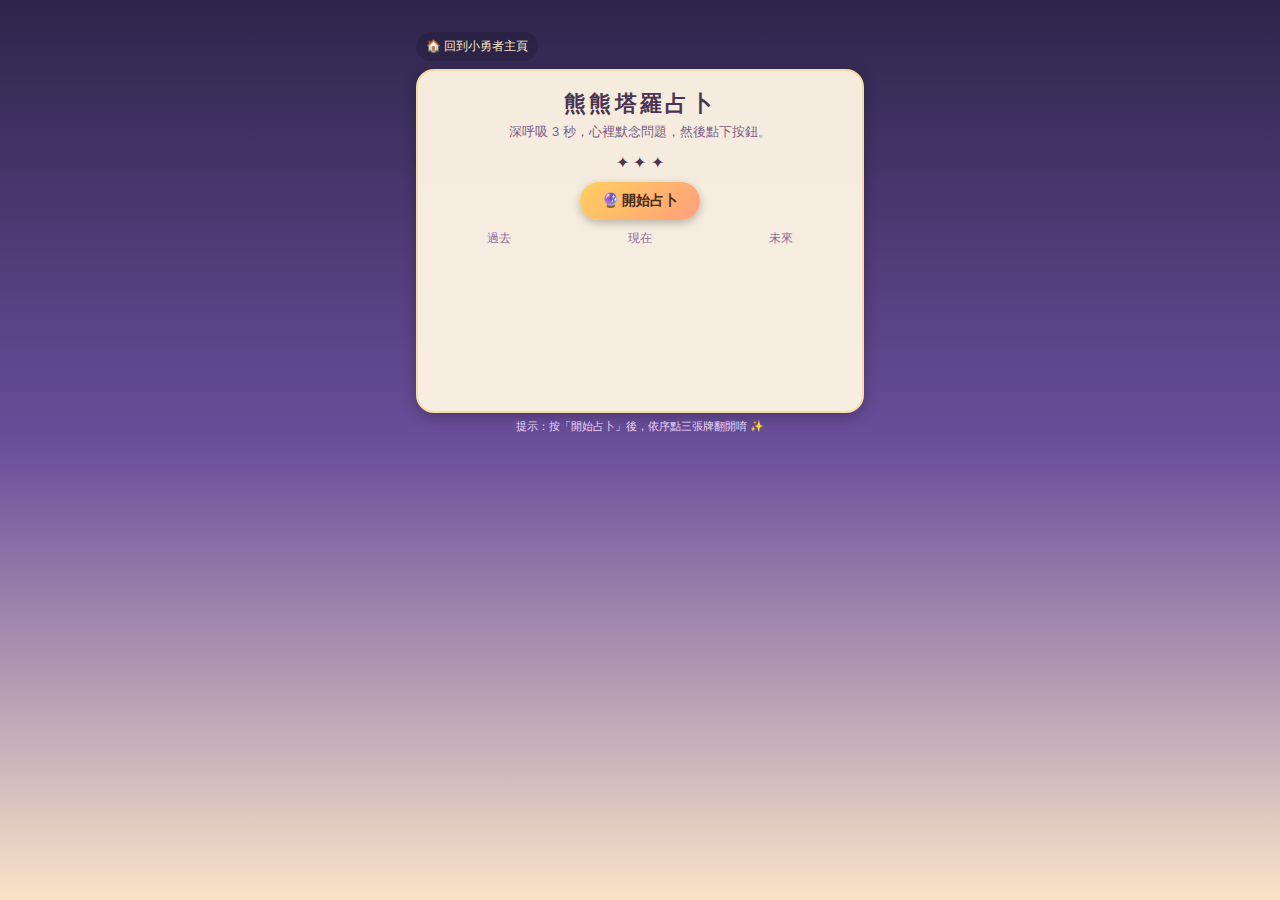
<file: tarot.html>
<!DOCTYPE html>
<html lang="zh-Hant">
<head>
  <meta charset="UTF-8" />
  <title>熊熊塔羅占卜</title>
  <meta name="viewport" content="width=device-width, initial-scale=1" />
  <style>
  .result-panel {
    margin-top: 14px;
    background: #fff7e6;
    border-radius: 18px;
    border: 2px solid #f5d3a6;
    box-shadow: 0 6px 18px rgba(0,0,0,0.35);
    padding: 12px 14px 14px;
    display: none; 
  }
  .result-panel-content {
    font-size: 13px;
    line-height: 1.6;
    color: #4b3044;
    white-space: pre-line;
  }

  * { box-sizing: border-box; }
  body {
    margin: 0;
    padding: 0;
    font-family: "Noto Sans TC", -apple-system, BlinkMacSystemFont, sans-serif;
    background: linear-gradient(180deg, #2d254a, #6a4f9c, #f9e4c8);
    color: #fff;
    display: flex;
    justify-content: center;
    align-items: flex-start;
    min-height: 100vh;
  }
  .game-wrap {
    max-width: 480px;
    width: 100%;
    padding: 16px;
    margin-top: 16px;
    position: relative;
    overflow: hidden;
  }
  .card-panel {
    background: rgba(255, 247, 230, 0.95);
    border-radius: 18px;
    border: 2px solid #f7dba5;
    box-shadow: 0 4px 14px rgba(0,0,0,0.25);
    padding: 18px 14px 20px;
    color: #4a3450;
  }
  h1 {
    margin: 0 0 4px;
    font-size: 22px;
    text-align: center;
    letter-spacing: 0.15em;
  }
  .subtitle {
    text-align: center;
    font-size: 13px;
    color: #7c5c88;
    margin-bottom: 12px;
  }
  .star-divider {
    text-align: center;
    font-size: 16px;
    margin-bottom: 10px;
  }
  .btn-bar {
    text-align: center;
    margin-bottom: 10px;
  }
  button {
    border: none;
    border-radius: 999px;
    padding: 10px 22px;
    font-size: 14px;
    font-weight: 600;
    cursor: pointer;
    background: linear-gradient(135deg, #ffcf5f, #ff9f7b);
    color: #4a2a18;
    box-shadow: 0 3px 8px rgba(0,0,0,0.25);
    transition: transform 0.1s ease, box-shadow 0.1s ease, opacity 0.2s ease;
  }
  button:active {
    transform: translateY(1px) scale(0.98);
    box-shadow: 0 1px 4px rgba(0,0,0,0.3);
  }
  button:disabled {
    opacity: 0.6;
    cursor: default;
    box-shadow: none;
  }

  .table {
    margin-top: 10px;
    display: flex;
    justify-content: space-between;
    gap: 6px;
  }
  .slot-title {
    text-align: center;
    font-size: 12px;
    color: #8f6c9b;
    margin-bottom: 4px;
  }
  .card-slot {
    flex: 1;
    display: flex;
    flex-direction: column;
    align-items: center;
  }

  .card {
    width: 90px;
    height: 140px;
    cursor: pointer;
    opacity: 0;
    transform: translateY(20px) scale(0.9);
    pointer-events: none;
    transition: transform 0.25s ease, opacity 0.25s ease;
  }
  .card.show {
    opacity: 1;
    transform: translateY(0) scale(1);
  }
  .card-inner {
    width: 100%;
    height: 100%;
    position: relative;
  }

  .card-face {
    position: absolute;
    inset: 0;
    border-radius: 12px;
    box-shadow: 0 4px 9px rgba(0,0,0,0.25);
    overflow: hidden;
  }
  .card-face img {
    width: 100%;
    height: 100%;
    display: block;
    border-radius: 12px;
    object-fit: cover;
    object-position: center;
  }

  .card-back {
    opacity: 1;
    transition: opacity 0.4s ease, transform 0.4s ease;
  }
  .card-front {
    opacity: 0;
    transition: opacity 0.4s ease, transform 0.4s ease;
  }

  .card.flipped .card-back {
    opacity: 0;
    transform: scale(0.96);
  }
  .card.flipped .card-front {
    opacity: 1;
    transform: scale(1.02);
  }

  .card.is-reversed {
    transform: translateY(20px) scale(0.9) rotateZ(-2deg);
  }
  .card.show.is-reversed {
    transform: translateY(0) scale(1) rotateZ(-2deg);
  }

  .star-layer {
    pointer-events: none;
    position: absolute;
    inset: 0;
    overflow: hidden;
    z-index: -1;
  }
  .star {
    position: absolute;
    width: 4px;
    height: 4px;
    border-radius: 50%;
    background: rgba(255, 255, 255, 0.9);
    box-shadow: 0 0 6px rgba(255,255,255,0.9);
    animation: starFloat 1.4s ease-out forwards;
    opacity: 0;
  }
  @keyframes starFloat {
    0% {
      transform: translate3d(0, 10px, 0) scale(0.3);
      opacity: 0;
    }
    20% { opacity: 1; }
    100% {
      transform: translate3d(0, -40px, 0) scale(1);
      opacity: 0;
    }
  }

  .hint {
    text-align: center;
    font-size: 11px;
    color: #edd2f4;
    margin-top: 6px;
  }

  @media (max-width: 400px) {
/* =========================
   抽牌紀錄（加深色）
   ========================= */
#historyBox {
  color: #4b2f3a !important;      /* 深梅紫，提高可讀性 */
  font-size: 14px !important;
  line-height: 1.7;
  background: rgba(255, 250, 240, 0.95); /* 微奶油底 */
  padding: 10px 12px;
  border-radius: 12px;
  border: 1px solid #e3c6a5;
  box-shadow: 0 2px 6px rgba(120, 80, 90, 0.18);
}

/* 每一筆紀錄 */
#historyBox pre {
  color: #4b2f3a !important;      /* 深色字 */
  font-size: 14px !important;
  line-height: 1.7;
  white-space: pre-line;
  margin-top: 4px;
}

/* 標題：加粗＋加深 */
.history-title {
  color: #8a4d5c !important;
  font-weight: 800;
  font-size: 15px;
  margin-bottom: 4px;
}
    .card {
      width: 80px;
      height: 124px;
    }
  }
  </style>
</head>
<body>
  <div class="game-wrap">
    <div class="star-layer" id="starLayer"></div>

    <div style="margin-bottom: 8px;">
      <a href="index.html"
         style="display:inline-flex;align-items:center;gap:4px;
                padding:6px 10px;border-radius:999px;
                background:rgba(0,0,0,0.15);color:#f9e4c8;
                font-size:12px;text-decoration:none;">
        🏠 回到小勇者主頁
      </a>
    </div>

    <div class="card-panel">
      <h1>熊熊塔羅占卜</h1>
      <div class="subtitle">深呼吸 3 秒，心裡默念問題，然後點下按鈕。</div>
      <div class="star-divider">✦ ✦ ✦</div>

      <div class="btn-bar">
        <button id="startBtn">
          <span class="btn-icon">🔮</span>
          <span>開始占卜</span>
        </button>
      </div>

      <div class="table">
        <div class="card-slot" data-position="past">
          <div class="slot-title">過去</div>
          <div class="card">
            <div class="card-inner"></div>
          </div>
        </div>

        <div class="card-slot" data-position="present">
          <div class="slot-title">現在</div>
          <div class="card">
            <div class="card-inner"></div>
          </div>
        </div>

        <div class="card-slot" data-position="future">
          <div class="slot-title">未來</div>
          <div class="card">
            <div class="card-inner"></div>
          </div>
        </div>
      </div>
    </div>

    <div id="resultPanel" class="result-panel">
      <div style="display:flex;gap:10px;align-items:flex-start;margin-bottom:8px;">
        <div style="font-size:26px;flex-shrink:0;">🐻</div>
        <div style="flex:1;">
          <div style="font-weight:700;margin-bottom:4px;color:#8a4d5c;">
            村長熊熊的小提醒
          </div>
          <div id="resultText" class="result-panel-content">
            今天的能量正在準備中…
          </div>
        </div>
      </div>

      <div class="result-btns" style="display:flex;gap:10px;">
        <button id="againBtn">
          <span class="btn-icon icon-repeat"></span>
          <span>再占一次</span>
        </button>
        <button id="toggleHistoryBtn">
          <span class="btn-icon icon-scroll"></span>
          <span>抽牌紀錄</span>
        </button>
        <button id="downloadBtn">
          <span class="btn-icon icon-download"></span>
          <span>下載文字</span>
        </button>
      </div>

      <div id="historyBox"
           style="margin-top:10px;border-top:1px dashed #e4c8aa;
                  padding-top:6px;font-size:12px;max-height:160px;
                  overflow-y:auto;display:none;">
        <div style="color:#a88c93;">目前還沒有紀錄喔～先完成一次占卜看看。</div>
      </div>
    </div>

    <div class="hint">提示：按「開始占卜」後，依序點三張牌翻開唷 ✨</div>
  </div>

<script>
const tarotCards = [
  { id:0, name:"愚者", tag:"新的開始・自由・旅程", icon:"🎒",
    upright:{ meaning:"新的旅程、勇敢嘗試、帶著好奇心往前走，允許自己當新手。",
      bear:"🐻 熊熊說：就算不知道會發生什麼也沒關係。你願意踏出去的那一步，就是最厲害的勇氣！"},
    reversed:{ meaning:"衝動或逃避，提醒你在冒險前先做好基本準備。",
      bear:"🐻 熊熊說：停一下沒關係，我在這裡陪你。準備好了再走，也是一種很棒的勇敢喔。"}
  },
  { id:1, name:"魔術師", tag:"行動・創造・專注", icon:"✨",
    upright:{ meaning:"你已經有足夠能力，可以開始實現想法。",
      bear:"🐻 熊熊說：你的點子真的很棒！現在就是最適合開始行動的時間～"},
    reversed:{ meaning:"心思散亂、專注力不足，需要回到核心目標。",
      bear:"🐻 熊熊說：先把腦袋的小雜音關起來吧。專注一件事，你會更輕鬆，也更有力量。"}
  },
  { id:2, name:"女祭司", tag:"直覺・內在・靜心", icon:"🌙",
    upright:{ meaning:"安靜下來，直覺會給你答案。",
      bear:"🐻 熊熊說：你心裡其實早就知道答案了。我會陪你一起聽聽那個柔軟的聲音。"},
    reversed:{ meaning:"情緒混亂、思緒重疊，需要休息。",
      bear:"🐻 熊熊說：沒關係，我們先停一下。你值得一個安靜的空間，讓心慢慢平靜下來。"}
  },
  { id:3, name:"皇后", tag:"滋養・美感・愛", icon:"👑",
    upright:{ meaning:"適合照顧自己、享受生活、創造美。",
      bear:"🐻 熊熊說：你值得被好好呵護。偶爾對自己溫柔一點，是很重要的喔。"},
    reversed:{ meaning:"過度付出、忽略自己。",
      bear:"🐻 熊熊說：你已經很努力了，換你休息一下吧。我會提醒你，把愛分一些給自己。"}
  },
  { id:4, name:"皇帝", tag:"結構・責任・界線", icon:"🏛️",
    upright:{ meaning:"需要制定界線、建立秩序。",
      bear:"🐻 熊熊說：站直、抬頭，你其實比自己想像得更能掌控局面。"},
    reversed:{ meaning:"太僵硬或太控制。",
      bear:"🐻 熊熊說：柔軟一點點，不會讓你變弱。反而能讓你呼吸得更輕鬆。"}
  },
  { id:5, name:"教皇", tag:"學習・智慧・規範", icon:"📖",
    upright:{ meaning:"適合請教專業、按部就班。",
      bear:"🐻 熊熊說：你不是一個人，有可信任的人願意教你、陪你。"},
    reversed:{ meaning:"不想被規則綁住，渴望自由。",
      bear:"🐻 熊熊說：你可以創造自己的方式。只要對自己誠實，就能走出一條新的路。"}
  },
  { id:6, name:"戀人", tag:"關係・選擇・情感", icon:"💖",
    upright:{ meaning:"真誠連結、重要選擇來臨。",
      bear:"🐻 熊熊說：把你的心說出來吧。真正重要的連結，都來自真誠。"},
    reversed:{ meaning:"誤解、猶豫、關係不平衡。",
      bear:"🐻 熊熊說：別急著做決定。先聽聽自己心裡真正的感受。"}
  },
  { id:7, name:"戰車", tag:"行動・突破・控制力", icon:"🏇",
    upright:{ meaning:"前進、戰勝困難、掌控方向。",
      bear:"🐻 熊熊說：我看到你很努力！繼續往前，你真的做得到！"},
    reversed:{ meaning:"方向不明、太急躁。",
      bear:"🐻 熊熊說：先慢一點，不是退步，而是讓你更清楚要往哪裡去。"}
  },
  { id:8, name:"力量", tag:"內在勇氣・柔和力量", icon:"🦁",
    upright:{ meaning:"溫柔也能很有力量。",
      bear:"🐻 熊熊說：你不需要強裝堅強，你本來就已經很勇敢了。"},
    reversed:{ meaning:"疲累、自我懷疑。",
      bear:"🐻 熊熊說：休息不是失敗。你值得被抱一抱、好好充電。"}
  },
  { id:9, name:"隱者", tag:"內省・獨處・智慧", icon:"🕯️",
    upright:{ meaning:"一個人的時間能帶來答案。",
      bear:"🐻 熊熊說：你不用急著回答世界，先陪陪自己也很好。"},
    reversed:{ meaning:"孤單、封閉太久。",
      bear:"🐻 熊熊說：如果願意，我在這裡，可以陪你慢慢走出去。"}
  },
  { id:10, name:"命運之輪", tag:"轉機・循環・變化", icon:"🎡",
    upright:{ meaning:"好運轉動、新機會即將來臨。",
      bear:"🐻 熊熊說：推一下你的命運之輪吧！機會正在靠近你～"},
    reversed:{ meaning:"事情停滯、時機未到。",
      bear:"🐻 熊熊說：別心急，你要的東西沒有消失，只是正在準備更好的版本給你。"}
  },
  { id:11, name:"正義", tag:"公正・誠實・平衡", icon:"⚖️",
    upright:{ meaning:"需要理性、面對真相。",
      bear:"🐻 熊熊說：說真話需要勇氣，而你辦得到。"},
    reversed:{ meaning:"感到不公平、誤會。",
      bear:"🐻 熊熊說：先把心安撫好，再來談什麼是公平。你值得被理解。"}
  },
  { id:12, name:"吊人", tag:"等待・放下・新觀點", icon:"🪜",
    upright:{ meaning:"停下腳步才能看見新方向。",
      bear:"🐻 熊熊說：有時候慢下來，不是落後，而是讓奇蹟追上你。"},
    reversed:{ meaning:"停滯太久、抗拒改變。",
      bear:"🐻 熊熊說：你不需要一次改變全部，從小地方開始就很好。"}
  },
  { id:13, name:"死神", tag:"結束・轉化・重生", icon:"☠️",
    upright:{ meaning:"一段關係或階段結束，迎向重生。",
      bear:"🐻 熊熊說：把舊的放下，你的手才能接住新的禮物。"},
    reversed:{ meaning:"害怕改變、停滯。",
      bear:"🐻 熊熊說：慢慢來，你不必一次放手，我會陪著你。"}
  },
  { id:14, name:"節制", tag:"平衡・溫和・流動", icon:"💧",
    upright:{ meaning:"找到最適合自己的節奏。",
      bear:"🐻 熊熊說：不用急、不用衝，只要穩穩地、舒服地往前就很好。"},
    reversed:{ meaning:"失衡、過度忙碌或放縱。",
      bear:"🐻 熊熊說：休息不是浪費，是讓你更順利的秘密武器。"}
  },
  { id:15, name:"惡魔", tag:"束縛・慾望・壓力", icon:"😈",
    upright:{ meaning:"看見自己被什麼綁住，是解脫的第一步。",
      bear:"🐻 熊熊說：沒關係，我陪你一起看看那些讓你不舒服的地方。你比它們強大。"},
    reversed:{ meaning:"有機會脫離負面習慣。",
      bear:"🐻 熊熊說：太好了！你已經開始鬆開繩子了，再一步一步就能自由了。"}
  },
  { id:16, name:"高塔", tag:"突變・打破・重建", icon:"🏰",
    upright:{ meaning:"舊的結構崩解，迎來重建機會。",
      bear:"🐻 熊熊說：雖然看起來可怕，但這一步能讓你得到真正適合自己的生活。"},
    reversed:{ meaning:"害怕崩壞、拒絕面對。",
      bear:"🐻 熊熊說：沒關係，你可以慢慢來。只要願意跨出一小步，就是進步。"}
  },
  { id:17, name:"星星", tag:"希望・療癒・願望", icon:"⭐",
    upright:{ meaning:"希望、靈感、美好的能量流動。",
      bear:"🐻 熊熊說：你值得溫柔，也值得被光照亮。未來正在變好。"},
    reversed:{ meaning:"暫時失去方向、疲累。",
      bear:"🐻 熊熊說：沒關係，先休息一下，星星會在夜裡等你。"}
  },
  { id:18, name:"月亮", tag:"情緒・迷霧・直覺", icon:"🌙",
    upright:{ meaning:"情緒起伏、敏感、潛意識訊息。",
      bear:"🐻 熊熊說：你的感受很重要，請不要忽略它們。"},
    reversed:{ meaning:"害怕、想像與現實混雜。",
      bear:"🐻 熊熊說：試著做一件很小很簡單的事，你會慢慢找回穩定。"}
  },
  { id:19, name:"太陽", tag:"喜悅・成功・自信", icon:"☀️",
    upright:{ meaning:"能量充足、喜悅、成功。",
      bear:"🐻 熊熊說：你真的很棒！世界正在為你拍手喔～"},
    reversed:{ meaning:"疲累、內在光變弱。",
      bear:"🐻 熊熊說：你不需要一直發光。累了就來熊熊這裡充電。"}
  },
  { id:20, name:"審判", tag:"復活・醒悟・召喚", icon:"📣",
    upright:{ meaning:"新的呼喚、第二次機會。",
      bear:"🐻 熊熊說：你比以前更成熟了，這一次你會做得更好。"},
    reversed:{ meaning:"糾結、無法放下過去。",
      bear:"🐻 熊熊說：你已經盡力了，可以溫柔地放過自己。"}
  },
  { id:21, name:"世界", tag:"完成・整合・圓滿", icon:"🌍",
    upright:{ meaning:"一個階段即將完成，迎向下一旅程。",
      bear:"🐻 熊熊說：恭喜你！你做得很棒，新的篇章正在等你。"},
    reversed:{ meaning:"快完成但差最後一步。",
      bear:"🐻 熊熊說：再多一點點努力，你就會看到很美的結果。"}
  }
];

function shuffle(arr) {
  const a = arr.slice();
  for (let i = a.length - 1; i > 0; i--) {
    const j = Math.floor(Math.random() * (i + 1));
    [a[i], a[j]] = [a[j], a[i]];
  }
  return a;
}

const startBtn = document.getElementById("startBtn");
const againBtn = document.getElementById("againBtn");
const toggleHistoryBtn = document.getElementById("toggleHistoryBtn");
const downloadBtn = document.getElementById("downloadBtn");
const resultPanel = document.getElementById("resultPanel");
const resultText = document.getElementById("resultText");
const historyBox = document.getElementById("historyBox");
const starLayer = document.getElementById("starLayer");

const cardSlots = {
  past: document.querySelector('.card-slot[data-position="past"] .card'),
  present: document.querySelector('.card-slot[data-position="present"] .card'),
  future: document.querySelector('.card-slot[data-position="future"] .card')
};

function spawnStar(x, y, count = 8) {
  if (!starLayer) return;
  const rect = starLayer.getBoundingClientRect();
  for (let i = 0; i < count; i++) {
    const el = document.createElement("div");
    el.className = "star";
    el.style.left = x - rect.left + (Math.random() * 40 - 20) + "px";
    el.style.top  = y - rect.top  + (Math.random() * 20 - 10) + "px";
    el.style.animationDelay = (Math.random() * 0.25) + "s";
    starLayer.appendChild(el);
    el.addEventListener("animationend", () => el.remove());
  }
}

function setupCardImage(slotKey, slotData) {
  const cardEl = cardSlots[slotKey];
  const inner = cardEl.querySelector(".card-inner");

  cardEl.classList.remove("flipped", "is-reversed", "show");
  cardEl.style.pointerEvents = "auto";

  if (slotData.reversed) {
    cardEl.classList.add("is-reversed");
  } else {
    cardEl.classList.remove("is-reversed");
  }

  inner.innerHTML = `
    <div class="card-face card-back">
      <img src="images/back.png" alt="card back" />
    </div>
    <div class="card-face card-front">
      <img src="images/${slotData.card.id}.png" alt="${slotData.card.name}" />
    </div>
  `;

  void cardEl.offsetWidth;
  cardEl.classList.add("show");
}

function buildBearMessage(r) {
  function part(label, slot) {
    const side = slot.reversed ? slot.card.reversed : slot.card.upright;
    const pos = slot.reversed ? "（逆位）" : "（正位）";
    return `${label}：${slot.card.name}${pos}\n牌的提醒：${side.meaning}\n${side.bear}\n`;
  }

  return (
    part("過去", r.past) +
    "\n" +
    part("現在", r.present) +
    "\n" +
    part("未來", r.future) +
    "\n🐻 村長熊熊小總結：\n牌只是提醒，不是命令。\n你可以照自己的步調慢慢前進，熊熊會一直在這裡陪你。"
  );
}

const HISTORY_KEY = "bearTarotHistoryV1";
let historyList = [];

function loadHistory() {
  try {
    const raw = localStorage.getItem(HISTORY_KEY);
    if (!raw) return;
    const parsed = JSON.parse(raw);
    if (Array.isArray(parsed)) historyList = parsed;
  } catch (e) {
    console.warn("讀取占卜紀錄失敗：", e);
  }
}
function saveHistory() {
  try {
    localStorage.setItem(HISTORY_KEY, JSON.stringify(historyList));
  } catch (e) {
    console.warn("儲存占卜紀錄失敗：", e);
  }
}
function updateHistoryBox() {
  if (!historyList.length) {
    historyBox.innerHTML =
      '<div style="color:#a88c93;">目前還沒有紀錄喔～先完成一次占卜看看。</div>';
    return;
  }
  historyBox.innerHTML = historyList
    .map((item, index) => {
      return `
        <div style="margin-bottom:14px;">
          <div class="history-title">
            第 ${index + 1} 次占卜（${item.time}）
          </div>
          <pre style="white-space:pre-line;">${item.text}</pre>
        </div>
      `;
    })
    .join("");
}

function downloadReading(text) {
  const blob = new Blob([text], { type: "text/plain;charset=utf-8" });
  const url = URL.createObjectURL(blob);
  const a = document.createElement("a");
  a.href = url;
  a.download = "今日熊熊占卜.txt";
  a.click();
  URL.revokeObjectURL(url);
}

let reading = null;
let flippedCount = 0;

function startReading() {
  flippedCount = 0;
  resultPanel.style.display = "none";
  historyBox.style.display = "none";

  const shuffled = shuffle(tarotCards);
  reading = {
    past:    { card: shuffled[0], reversed: Math.random() < 0.5 },
    present: { card: shuffled[1], reversed: Math.random() < 0.5 },
    future:  { card: shuffled[2], reversed: Math.random() < 0.5 }
  };

  setupCardImage("past", reading.past);
  setupCardImage("present", reading.present);
  setupCardImage("future", reading.future);

  const r = startBtn.getBoundingClientRect();
  spawnStar(r.left + r.width / 2, r.top);

  startBtn.disabled = true;
  setTimeout(() => (startBtn.disabled = false), 800);
}

Object.entries(cardSlots).forEach(([key, cardEl]) => {
  cardEl.addEventListener("click", () => {
    if (!reading) return;
    if (cardEl.classList.contains("flipped")) return;

    cardEl.classList.add("flipped");
    flippedCount++;

    const r = cardEl.getBoundingClientRect();
    spawnStar(r.left + r.width / 2, r.top + r.height / 2, 10);

    if (flippedCount === 3) {
      setTimeout(() => {
        const msg = buildBearMessage(reading);

        resultText.textContent = msg;
        resultPanel.style.display = "block";

        const now = new Date();
        const timeLabel = now.toLocaleString("zh-TW", {
          month: "2-digit",
          day: "2-digit",
          hour: "2-digit",
          minute: "2-digit"
        });

        historyList.unshift({ time: timeLabel, text: msg });
        saveHistory();
        updateHistoryBox();
      }, 600);
    }
  });
});

startBtn.addEventListener("click", startReading);
againBtn.addEventListener("click", startReading);

toggleHistoryBtn.addEventListener("click", () => {
  historyBox.style.display =
    historyBox.style.display === "none" ? "block" : "none";
});

downloadBtn.addEventListener("click", () => {
  if (!resultText.textContent) return;
  downloadReading(resultText.textContent);
});

loadHistory();
updateHistoryBox();
</script>
</body>
</html>
</file>
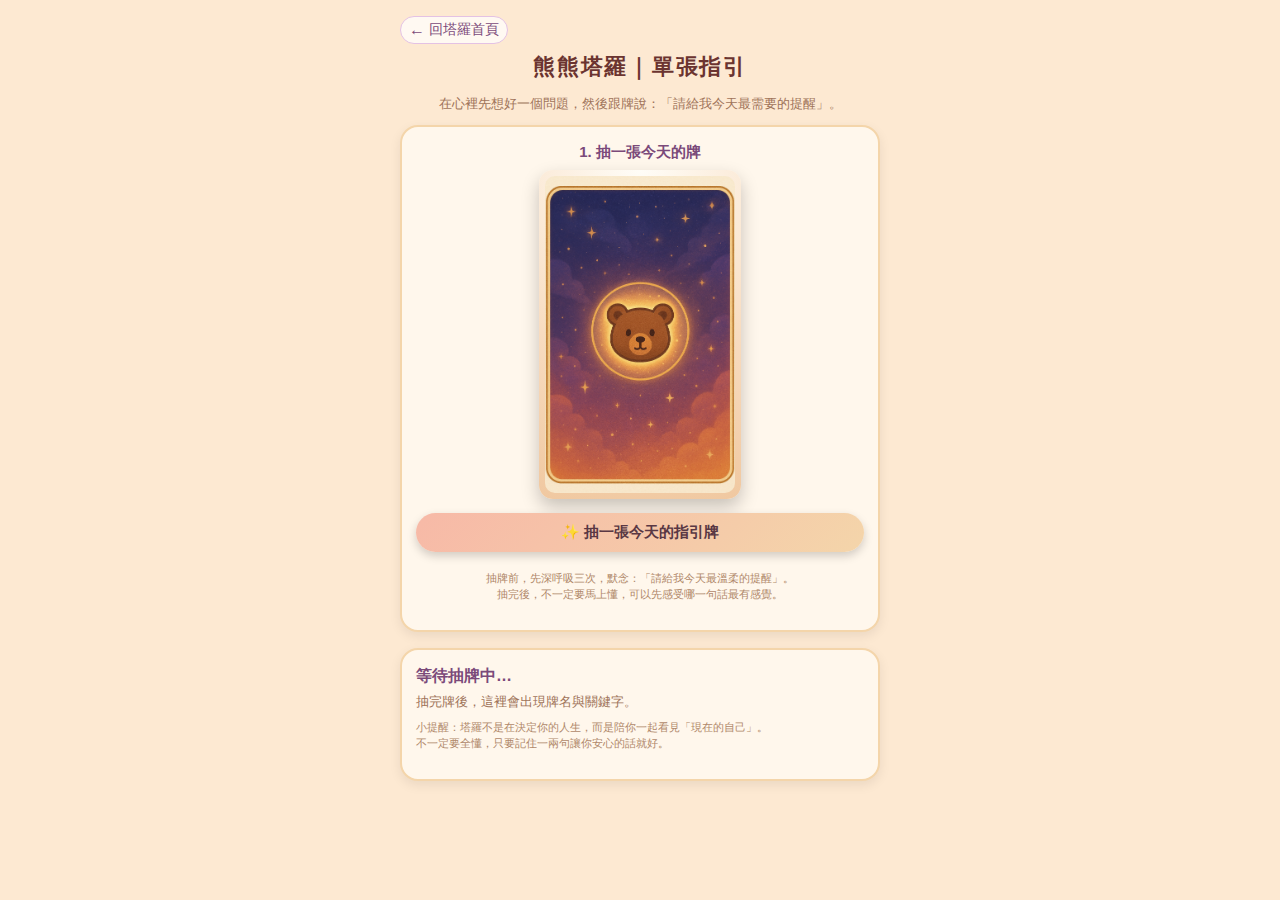
<file: tarot1.html>
<!DOCTYPE html>
<html lang="zh-Hant">
<head>
  <meta charset="UTF-8" />
  <title>熊熊塔羅占卜 ｜ 單張指引</title>
  <meta name="viewport" content="width=device-width, initial-scale=1" />

  <style>
    body {
      margin: 0;
      background: #fde9d2;
      font-family: "Noto Sans TC", -apple-system, BlinkMacSystemFont, sans-serif;
      color: #5a3844;
    }

    .page-wrap {
      max-width: 480px;
      margin: 0 auto;
      padding: 16px;
    }

    .top-bar {
      display: flex;
      align-items: center;
      margin-bottom: 8px;
    }

    .back-link {
      text-decoration: none;
      font-size: 14px;
      color: #7b4a7a;
      padding: 4px 8px;
      border-radius: 999px;
      background: rgba(255, 255, 255, 0.7);
      border: 1px solid #e4c2e4;
      display: inline-flex;
      align-items: center;
      gap: 4px;
    }

    .back-link span {
      font-size: 16px;
    }

    .title {
      text-align: center;
      margin: 8px 0 4px;
      font-size: 22px;
      font-weight: 800;
      letter-spacing: .08em;
      color: #6b3430;
    }

    .subtitle {
      text-align: center;
      font-size: 13px;
      color: #a0745a;
      margin-bottom: 12px;
    }

    .card-panel,
    .result-panel {
      background: #fff7ec;
      border-radius: 18px;
      border: 2px solid #f4d5aa;
      box-shadow: 0 4px 12px rgba(0,0,0,0.08);
      padding: 16px 14px;
      margin-bottom: 16px;
    }

    .card-panel-title {
      font-size: 15px;
      font-weight: 700;
      margin: 0 0 8px;
      color: #7b4a7a;
      text-align: center;
    }

    .card-area {
      display: flex;
      flex-direction: column;
      align-items: center;
      gap: 10px;
    }

    .tarot-frame {
      width: 190px;
      max-width: 70vw;
      aspect-ratio: 3/5;
      border-radius: 14px;
      padding: 6px;
      background: radial-gradient(circle at top, #fffdf7 0%, #f8dcc0 55%, #f0c8a0 100%);
      box-shadow: 0 8px 18px rgba(0,0,0,0.22);
      display: flex;
      justify-content: center;
      align-items: center;
    }

    .tarot-img {
      width: 100%;
      height: 100%;
      border-radius: 10px;
      object-fit: cover;
      transition: transform 0.4s ease;
    }

    .tarot-img.reversed {
      transform: rotate(180deg);
    }

    .orientation-label {
      font-size: 13px;
      color: #8b6a52;
      padding: 2px 8px;
      border-radius: 999px;
      background: #fff1df;
      border: 1px solid #f3c39c;
    }

    .draw-btn {
      margin-top: 4px;
      padding: 10px 0;
      width: 100%;
      border-radius: 999px;
      border: none;
      background: linear-gradient(135deg, #f7b9a7, #f4d5aa);
      color: #5a3844;
      font-weight: 700;
      font-size: 15px;
      cursor: pointer;
      box-shadow: 0 4px 10px rgba(0,0,0,0.18);
      display: inline-flex;
      justify-content: center;
      align-items: center;
      gap: 6px;
    }

    .draw-btn:active {
      transform: translateY(1px);
      box-shadow: 0 2px 6px rgba(0,0,0,0.18);
    }

    .tip-text {
      margin-top: 8px;
      font-size: 11px;
      color: #b0886a;
      text-align: center;
      line-height: 1.5;
    }

    .result-title {
      margin: 0 0 6px;
      font-size: 16px;
      font-weight: 800;
      color: #7b4a7a;
    }

    .result-subtitle {
      margin: 0 0 6px;
      font-size: 13px;
      color: #a0745a;
    }

    .result-chip-row {
      display: flex;
      flex-wrap: wrap;
      gap: 6px;
      margin: 4px 0 8px;
    }

    .result-chip {
      font-size: 11px;
      padding: 3px 8px;
      border-radius: 999px;
      background: #fef1df;
      border: 1px solid #f3c39c;
      color: #8b6a52;
    }

    .result-section-title {
      font-size: 13px;
      font-weight: 700;
      margin: 10px 0 4px;
      color: #7b4a7a;
    }

    .result-text {
      font-size: 13px;
      line-height: 1.6;
      color: #5a3844;
      white-space: pre-line;
    }

    .bear-text {
      font-size: 13px;
      line-height: 1.6;
      color: #4b3044;
      background: #fff1df;
      border-radius: 12px;
      padding: 8px 10px;
      border: 1px solid #f3c39c;
      margin-top: 6px;
    }

    .small-note {
      margin-top: 8px;
      font-size: 11px;
      color: #b0886a;
      line-height: 1.5;
    }

    @media (max-width: 400px) {
      .tarot-frame {
        width: 75vw;
      }
    }
  </style>
</head>

<body>
  <div class="page-wrap">
    <!-- 上方返回 -->
    <div class="top-bar">
      <a href="index.html" class="back-link">
        <span>←</span> 回塔羅首頁
      </a>
    </div>

    <h1 class="title">熊熊塔羅｜單張指引</h1>
    <p class="subtitle">
      在心裡先想好一個問題，然後跟牌說：「請給我今天最需要的提醒」。
    </p>

    <!-- 抽牌區 -->
    <div class="card-panel">
      <p class="card-panel-title">1. 抽一張今天的牌</p>

      <div class="card-area">
        <div class="tarot-frame">
          <!-- 初始顯示牌背 -->
          <img src="images/back.png" alt="塔羅牌" id="tarotImage" class="tarot-img" />
        </div>
        <div id="orientationLabel" class="orientation-label" style="display:none;">
          正位
        </div>

        <button id="drawBtn" class="draw-btn">
          ✨ 抽一張今天的指引牌
        </button>

        <p class="tip-text">
          抽牌前，先深呼吸三次，默念：「請給我今天最溫柔的提醒」。<br>
          抽完後，不一定要馬上懂，可以先感受哪一句話最有感覺。
        </p>
      </div>
    </div>

    <!-- 結果區 -->
    <div class="result-panel">
      <h2 id="resultTitle" class="result-title">等待抽牌中…</h2>
      <p id="resultSubtitle" class="result-subtitle">抽完牌後，這裡會出現牌名與關鍵字。</p>

      <div id="resultChips" class="result-chip-row" style="display:none;"></div>

      <div id="uprightBlock" style="display:none;">
        <p class="result-section-title" id="uprightTitle">正位訊息</p>
        <p id="uprightText" class="result-text"></p>
      </div>

      <div id="reversedBlock" style="display:none;">
        <p class="result-section-title" id="reversedTitle">逆位提醒</p>
        <p id="reversedText" class="result-text"></p>
      </div>

      <div id="bearBlock" style="display:none;" class="bear-text">
        <p class="result-section-title">熊熊小語</p>
        <p id="bearText" class="bear-text"></p>
      </div>

      <p class="small-note">
        小提醒：塔羅不是在決定你的人生，而是陪你一起看見「現在的自己」。<br>
        不一定要全懂，只要記住一兩句讓你安心的話就好。
      </p>
    </div>
  </div>

  <script>
    // 22 張大秘儀：0～21 對應 images/0.png ～ images/21.png
    const TAROT_CARDS = [
      {
        id: 0,
        name: "愚者",
        tag: "新的開始・自由・旅程",
        keywords: ["新的開始", "勇氣", "相信自己"],
        upright: {
          title: "正位：帶著好奇出發",
          meaning: "此刻的你，正站在一個新的起點。也許你還不確定前方會是什麼樣子，但是你願意踏出去，就是非常珍貴的勇氣。允許自己當新手，慢慢摸索，不需要一開始就完美。"
        },
        reversed: {
          title: "逆位：先顧好安全感",
          meaning: "你可能對改變感到害怕，或是有一點衝動、想逃離現況。此時更重要的不是「一定要出發」，而是先讓自己感到踏實，再決定要不要走下一步。"
        },
        bear: "🐻 熊熊說：你可以慢慢來，不是每一個人都要衝在最前面。願意誠實面對自己的不安，本身就很勇敢。"
      },
      {
        id: 1,
        name: "魔術師",
        tag: "行動・創造・專注",
        keywords: ["行動力", "資源在手", "專注"],
        upright: {
          title: "正位：你其實準備好了",
          meaning: "魔術師代表：你已經擁有很多資源與能力，只是可能還沒有完全運用出來。只要選定一件事開始做，專注在當下，你就能慢慢看到成果。"
        },
        reversed: {
          title: "逆位：先釐清真正的想要",
          meaning: "現在的你可能三心二意、或是因為沒有自信而裹足不前。也有可能是太想要一次做太多事，而感到分心。先問問自己：我現在最在意的一件事是什麼？"
        },
        bear: "🐻 熊熊說：你不是不夠好，只是還沒找到最想用心的方向。從一個小小的行動開始就很棒。"
      },
      {
        id: 2,
        name: "女祭司",
        tag: "直覺・安靜・觀察",
        keywords: ["直覺", "內在聲音", "暫時按下暫停"],
        upright: {
          title: "正位：聽聽內心的聲音",
          meaning: "這張牌提醒你，比起衝動行動，先靜下心、觀察與感受是更重要的。你的直覺其實很敏銳，只是需要一點安靜的空間被聽見。"
        },
        reversed: {
          title: "逆位：不需要一直壓抑自己",
          meaning: "你可能習慣把感受藏起來，或是太依賴別人的意見，而忽略自己真正的感覺。也許是時候停下來，問問自己：我真正覺得舒服的是什麼？"
        },
        bear: "🐻 熊熊說：你心裡那個小聲音，其實一直都在，只是你最近有點太忙。今晚可以多留一點安靜給自己。"
      },
      {
        id: 3,
        name: "女皇",
        tag: "照顧・豐盛・滋養",
        keywords: ["自我照顧", "享受", "溫柔"],
        upright: {
          title: "正位：好好被照顧一下",
          meaning: "女皇象徵溫柔、滋養與豐盛。這張牌鼓勵你多照顧自己的身體與心，允許自己被愛、被幫忙，也允許自己享受一些生活的小美好。"
        },
        reversed: {
          title: "逆位：你也值得被好好對待",
          meaning: "你可能太努力照顧別人，而忘了自己。或是覺得只有『有表現』才值得被愛。其實，你就算什麼都沒做，也值得好好休息與被擁抱。"
        },
        bear: "🐻 熊熊說：你不是提供照顧的機器，你本來就值得被溫柔對待。今天也給自己一點點好東西。"
      },
      {
        id: 4,
        name: "皇帝",
        tag: "結構・責任・界線",
        keywords: ["界線", "安全感", "穩定"],
        upright: {
          title: "正位：建立自己的王國",
          meaning: "皇帝代表穩定與責任，也代表你正在努力建立屬於自己的規則與生活節奏。你有能力把事情一點點整理得更清楚，讓自己更有安全感。"
        },
        reversed: {
          title: "逆位：不需要把所有事都扛起來",
          meaning: "你可能感到壓力太大、責任太重，甚至有點嚴格地對待自己或身邊的人。試著分清楚什麼是真的『你的責任』，什麼其實可以放手或求助。"
        },
        bear: "🐻 熊熊說：你已經很努力了，不用每一件事都做到完美。有些重擔，可以慢慢學著放下一點點。"
      },
      {
        id: 5,
        name: "教皇",
        tag: "學習・傳承・信念",
        keywords: ["學習", "老師", "價值觀"],
        upright: {
          title: "正位：從經驗中學習",
          meaning: "教皇象徵學習、制度與信念。也許你正處在一個需要吸收知識、向他人請教的階段。你會從傳統或前輩的經驗中得到幫助。"
        },
        reversed: {
          title: "逆位：不一定要照別人的劇本走",
          meaning: "你可能被『應該』與規則壓得有點喘不過氣，或懷疑：一定要照這個模式生活嗎？這張牌鼓勵你在尊重規則的同時，也保留一點自己。"
        },
        bear: "🐻 熊熊說：可以聽進不同的建議，但最後的選擇權，還是在你自己手上。你可以寫自己的故事。"
      },
      {
        id: 6,
        name: "戀人",
        tag: "選擇・關係・真心",
        keywords: ["關係", "選擇", "誠實"],
        upright: {
          title: "正位：真心的連結",
          meaning: "戀人不只代表愛情，也代表任何重要的關係與選擇。現在適合誠實面對自己的心，並練習好好表達：我要什麼、我在意什麼。"
        },
        reversed: {
          title: "逆位：先愛自己一點點",
          meaning: "你可能在關係中迷失自己，或為了害怕失去而不敢說真話。這張牌提醒你：先成為自己的夥伴，再來談怎麼陪別人。"
        },
        bear: "🐻 熊熊說：真正喜歡你的人，不需要你變成別的樣子。先練習陪自己站在同一邊。"
      },
      {
        id: 7,
        name: "戰車",
        tag: "前進・突破・意志力",
        keywords: ["行動", "突破", "掌握方向"],
        upright: {
          title: "正位：往你相信的方向前進",
          meaning: "戰車代表行動與推進力。你正準備跨出重要的一步，或努力突破卡住的狀態。只要方向是你真心認同的，就值得為自己奮力一試。"
        },
        reversed: {
          title: "逆位：不是一定要一直向前衝",
          meaning: "你可能太急著看到成果，或者感覺整個人失去方向、動力。先停下來調整方向，而不是勉強自己硬衝。"
        },
        bear: "🐻 熊熊說：慢下來不代表你失敗了，而是你在幫自己找更適合的路。"
      },
      {
        id: 8,
        name: "力量",
        tag: "溫柔的勇氣・面對自己",
        keywords: ["溫柔的力量", "自我接納", "勇敢"],
        upright: {
          title: "正位：溫柔也是一種力量",
          meaning: "力量牌不是要你逞強，而是帶著耐心與溫柔，面對自己的情緒與不安。你正在學習一種不必兇自己的勇敢。"
        },
        reversed: {
          title: "逆位：不用再責怪自己了",
          meaning: "你可能對自己太嚴厲，覺得不夠好、不夠勇敢。這張牌提醒你：就算現在有點害怕，你仍然值得被理解與接住。"
        },
        bear: "🐻 熊熊說：真正的勇敢，是承認『我也會怕』，但我還是願意慢慢往前。"
      },
      {
        id: 9,
        name: "隱者",
        tag: "獨處・思考・尋找答案",
        keywords: ["獨處時間", "內省", "尋找方向"],
        upright: {
          title: "正位：給自己一段安靜的旅程",
          meaning: "隱者代表需要一段屬於自己的時間。關掉一些外界的聲音，你會更清楚知道：我真正想要的是什麼。"
        },
        reversed: {
          title: "逆位：孤單感值得被看見",
          meaning: "你可能覺得自己被孤立，或習慣把心鎖起來。這張牌提醒你：獨處是為了更了解自己，而不是把自己關起來。也可以主動伸手去連結可靠的人。"
        },
        bear: "🐻 熊熊說：有時候一個人走一小段路，會讓你更知道要和誰一起走更長的路。"
      },
      {
        id: 10,
        name: "命運之輪",
        tag: "變化・循環・轉機",
        keywords: ["轉機", "變化", "新的循環"],
        upright: {
          title: "正位：一個新的輪子開始轉動",
          meaning: "命運之輪象徵變化與循環。有些事情正默默改變，你可能要迎接新的階段。順著變化走，你會發現一些意想不到的機會。"
        },
        reversed: {
          title: "逆位：卡住感是一種暫停",
          meaning: "你可能覺得自己一直在原地打轉，或對變化感到不安。這張牌鼓勵你從小地方開始改變，不需要一次翻轉整個人生。"
        },
        bear: "🐻 熊熊說：就算現在覺得在原地，其實你已經和昨天不一樣了。每一天的小選擇，都在慢慢轉動你的輪子。"
      },
      {
        id: 11,
        name: "正義",
        tag: "平衡・誠實・選擇",
        keywords: ["公平", "平衡", "誠實面對"],
        upright: {
          title: "正位：誠實地做選擇",
          meaning: "正義牌提醒你在做選擇時，既看重感受，也看重現實。你有能力評估事情的利弊，為自己做一個相對公平的決定。"
        },
        reversed: {
          title: "逆位：別只怪自己或只怪別人",
          meaning: "你可能在某件事上覺得不公平，或一直責怪自己。試著從更多角度看事情，而不是只站在『我錯了』或『都是他們的錯』的一端。"
        },
        bear: "🐻 熊熊說：你可以同時照顧自己的感受，和事情的現實狀況。不是非黑即白，允許自己慢慢衡量。"
      },
      {
        id: 12,
        name: "吊人",
        tag: "停下來・換個角度",
        keywords: ["暫停", "不同視角", "等待"],
        upright: {
          title: "正位：先暫停一下沒關係",
          meaning: "吊人代表一種『被迫的暫停』，但這個停下來的時間，會讓你看到不同角度。事情不是沒有進展，而是在醞釀新的理解。"
        },
        reversed: {
          title: "逆位：太勉強自己就不值得了",
          meaning: "你可能一直在為別人犧牲，而忽略自己的需要。這張牌提醒你：放下不是失敗，而是為了不再讓自己被吊在同一個痛苦的位置。"
        },
        bear: "🐻 熊熊說：如果一段等待讓你太辛苦，那就允許自己重新評估，這件事情值不值得你繼續這樣撐著。"
      },
      {
        id: 13,
        name: "死神",
        tag: "結束・轉化・新生",
        keywords: ["結束", "放下", "重啟"],
        upright: {
          title: "正位：某個階段走到句點",
          meaning: "死神不代表壞事，而是代表『真正的結束』。有些事情走到尾聲，是為了空出空間，讓新的東西進來。允許自己好好說再見。"
        },
        reversed: {
          title: "逆位：害怕放手很正常",
          meaning: "你可能抓著已經不適合的關係、習慣或身份，因為放手好可怕。接受自己還需要一點時間，不必急著成熟，也是一種溫柔。"
        },
        bear: "🐻 熊熊說：你可以慢慢放下，不用一次丟掉全部。每放下一點點，就為未來留出一點點位置。"
      },
      {
        id: 14,
        name: "節制",
        tag: "平衡・調和・適量",
        keywords: ["中庸", "調整步伐", "適量"],
        upright: {
          title: "正位：找到剛剛好的步調",
          meaning: "節制提醒你，不需要做到極端，小小地調整就足夠。在生活、情緒、工作之間找到可持續的平衡，是現在重要的課題。"
        },
        reversed: {
          title: "逆位：最近可能有點過頭了",
          meaning: "你可能太勉強自己，或用某些方式過度安慰自己（例如過度滑手機、熬夜、購物）。這張牌邀請你回到『適量』的狀態，對自己好一點。"
        },
        bear: "🐻 熊熊說：你不需要成為超人，只要找到讓自己活得下去、喘得過氣的節奏就很好。"
      },
      {
        id: 15,
        name: "惡魔",
        tag: "執著・誘惑・被綁住的感覺",
        keywords: ["慣性", "依賴", "困住感"],
        upright: {
          title: "正位：看見自己被什麼綁住",
          meaning: "惡魔象徵那些讓你一時舒服，但長期會消耗你的依賴或習慣。這張牌不是在罵你，而是讓你更清楚：哪些東西其實不太健康。"
        },
        reversed: {
          title: "逆位：你已經開始鬆開繩子",
          meaning: "你可能已經意識到某些關係或習慣讓你不快樂，正在慢慢找出口。這是一個很重要的進步，不用小看自己。"
        },
        bear: "🐻 熊熊說：你有權利說『這樣不行』，也有權利離開讓你痛苦的地方。你不是被關在籠子裡的小動物。"
      },
      {
        id: 16,
        name: "高塔",
        tag: "突然的改變・舊結構崩壞",
        keywords: ["震撼", "意外", "重建"],
        upright: {
          title: "正位：舊的東西正在被拆掉",
          meaning: "高塔代表突如其來的變化，可能讓你很不安。但同時，它也在拆掉那些早就不穩固的部分，好讓你有機會重新建立更真實的生活。"
        },
        reversed: {
          title: "逆位：你可能早就感覺到不對勁",
          meaning: "你可能一直撐在一個快撐不住的狀態裡，這張牌提醒你：與其等到整座塔倒塌，不如主動開始調整。"
        },
        bear: "🐻 熊熊說：改變一定會不舒服，但你不需要一個人面對。可以找信任的人一起陪你收拾、一起重建。"
      },
      {
        id: 17,
        name: "星星",
        tag: "希望・療癒・溫柔的光",
        keywords: ["希望", "療癒", "慢慢好起來"],
        upright: {
          title: "正位：慢慢好起來的過程",
          meaning: "星星是一張非常溫柔的牌。它代表雖然過去可能有傷，但你正在慢慢好起來。你不需要馬上變得很強，只要保持一點點希望就足夠。"
        },
        reversed: {
          title: "逆位：暫時看不到希望也沒關係",
          meaning: "你可能覺得很累，看不到未來會變好。這張牌邀請你先照顧好今天的小小生活，讓身體與心慢慢恢復力氣。希望可以晚點再來。"
        },
        bear: "🐻 熊熊說：就算現在看不到星星，它也沒有消失，只是被雲遮住。你可以先睡一覺，明天再抬頭看看。"
      },
      {
        id: 18,
        name: "月亮",
        tag: "情緒・不安・想像",
        keywords: ["情緒波動", "迷惘", "不安全感"],
        upright: {
          title: "正位：情緒正在說話",
          meaning: "月亮代表情緒與想像。你可能特別敏感、容易多想。這張牌提醒你：情緒不是敵人，而是提醒你哪裡需要被看見與照顧。"
        },
        reversed: {
          title: "逆位：不要一個人嚇自己",
          meaning: "你可能被自己的想像嚇到，把還沒發生的事幻想得很可怕。試著把擔心說出來，或寫下來，你會發現事情沒有腦海中那麼巨大。"
        },
        bear: "🐻 熊熊說：當你覺得很怕的時候，先對自己說：「我知道你在擔心，我在這裡陪你。」"
      },
      {
        id: 19,
        name: "太陽",
        tag: "喜悅・自信・展現自己",
        keywords: ["快樂", "自信", "童心"],
        upright: {
          title: "正位：允許自己開心一下",
          meaning: "太陽象徵快樂與真實。你可以放心展現自己的光，不必一直壓低亮度來配合別人。這是一張鼓勵你享受當下的牌。"
        },
        reversed: {
          title: "逆位：你的光沒有不見，只是暫時被遮住",
          meaning: "你可能最近比較沮喪，覺得自己沒什麼好。其實，你仍然有很多可愛的地方，只是暫時忘記了。"
        },
        bear: "🐻 熊熊說：你不用每天都陽光到閃耀，偶爾陰天、下雨也沒關係。太陽不會因此討厭你。"
      },
      {
        id: 20,
        name: "審判",
        tag: "覺醒・復活・聽見召喚",
        keywords: ["覺醒", "整理過去", "新的呼喚"],
        upright: {
          title: "正位：你正在看見新的自己",
          meaning: "審判代表整理過去，並對自己的人生做一個新的決定。你可能開始看清一些模式，準備做出不同的選擇，迎接下一個階段。"
        },
        reversed: {
          title: "逆位：不要只用過去的錯誤定義自己",
          meaning: "你可能被過去的失敗或別人的評價綁住。這張牌提醒你：你已經不是當時的你了，不需要一直拿那時候的自己出來受罰。"
        },
        bear: "🐻 熊熊說：你可以溫柔地對過去的自己說：「謝謝你撐過那些事，接下來換我來照顧你。」"
      },
      {
        id: 21,
        name: "世界",
        tag: "完成・整合・新的旅程起點",
        keywords: ["完成一個階段", "整合", "新旅程"],
        upright: {
          title: "正位：一段旅程的圓滿",
          meaning: "世界象徵一個階段的完成。你走過了一段不簡單的路，比以前更完整、更了解自己了。現在可以好好給自己一個擁抱，然後慢慢想下一段旅程。"
        },
        reversed: {
          title: "逆位：不需要急著『完美收尾』",
          meaning: "你可能覺得還不夠好、還不夠圓滿，所以不敢承認自己已經做得很多。這張牌提醒你：人生本來就不可能百分之百完美，夠用就很好。"
        },
        bear: "🐻 熊熊說：你已經走很遠了，不要只盯著還沒做到的那一塊。也看看自己已經完成的部分吧。"
      }
    ];

    const imageBasePath = "images/"; // 牌面 & 牌背都放在 images 資料夾

    const tarotImageEl = document.getElementById("tarotImage");
    const orientationLabelEl = document.getElementById("orientationLabel");
    const drawBtn = document.getElementById("drawBtn");

    const resultTitleEl = document.getElementById("resultTitle");
    const resultSubtitleEl = document.getElementById("resultSubtitle");
    const resultChipsEl = document.getElementById("resultChips");

    const uprightBlockEl = document.getElementById("uprightBlock");
    const uprightTitleEl = document.getElementById("uprightTitle");
    const uprightTextEl = document.getElementById("uprightText");

    const reversedBlockEl = document.getElementById("reversedBlock");
    const reversedTitleEl = document.getElementById("reversedTitle");
    const reversedTextEl = document.getElementById("reversedText");

    const bearBlockEl = document.getElementById("bearBlock");
    const bearTextEl = document.getElementById("bearText");

    function drawOneCard() {
      // 隨機抽一張 0–21
      const idx = Math.floor(Math.random() * TAROT_CARDS.length);
      const card = TAROT_CARDS[idx];

      // 隨機正位 / 逆位
      const isUpright = Math.random() < 0.5;

      // 更新牌面圖片
      tarotImageEl.src = imageBasePath + card.id + ".png";
      tarotImageEl.alt = card.name;

      // 正逆位旋轉
      if (isUpright) {
        tarotImageEl.classList.remove("reversed");
      } else {
        tarotImageEl.classList.add("reversed");
      }

      // 正逆位標籤
      orientationLabelEl.style.display = "inline-block";
      orientationLabelEl.textContent = isUpright ? "正位" : "逆位";

      // 標題與副標題
      resultTitleEl.textContent = card.name + (isUpright ? "（正位）" : "（逆位）");
      resultSubtitleEl.textContent = card.tag;

      // 關鍵字 chip
      resultChipsEl.style.display = "flex";
      resultChipsEl.innerHTML = "";
      if (Array.isArray(card.keywords)) {
        card.keywords.forEach(k => {
          const chip = document.createElement("div");
          chip.className = "result-chip";
          chip.textContent = "＃" + k;
          resultChipsEl.appendChild(chip);
        });
      }

      // 正位／逆位解讀
      if (isUpright) {
        uprightBlockEl.style.display = "block";
        uprightTitleEl.textContent = card.upright.title;
        uprightTextEl.textContent = card.upright.meaning;

        reversedBlockEl.style.display = "none";
      } else {
        reversedBlockEl.style.display = "block";
        reversedTitleEl.textContent = card.reversed.title;
        reversedTextEl.textContent = card.reversed.meaning;

        uprightBlockEl.style.display = "none";
      }

      // 熊熊小語
      bearBlockEl.style.display = "block";
      bearTextEl.textContent = card.bear;

      // 按鈕文字改成再抽一次
      drawBtn.textContent = "再抽一張新的指引牌 ✨";
    }

    drawBtn.addEventListener("click", drawOneCard);
  </script>
</body>
</html>
</file>
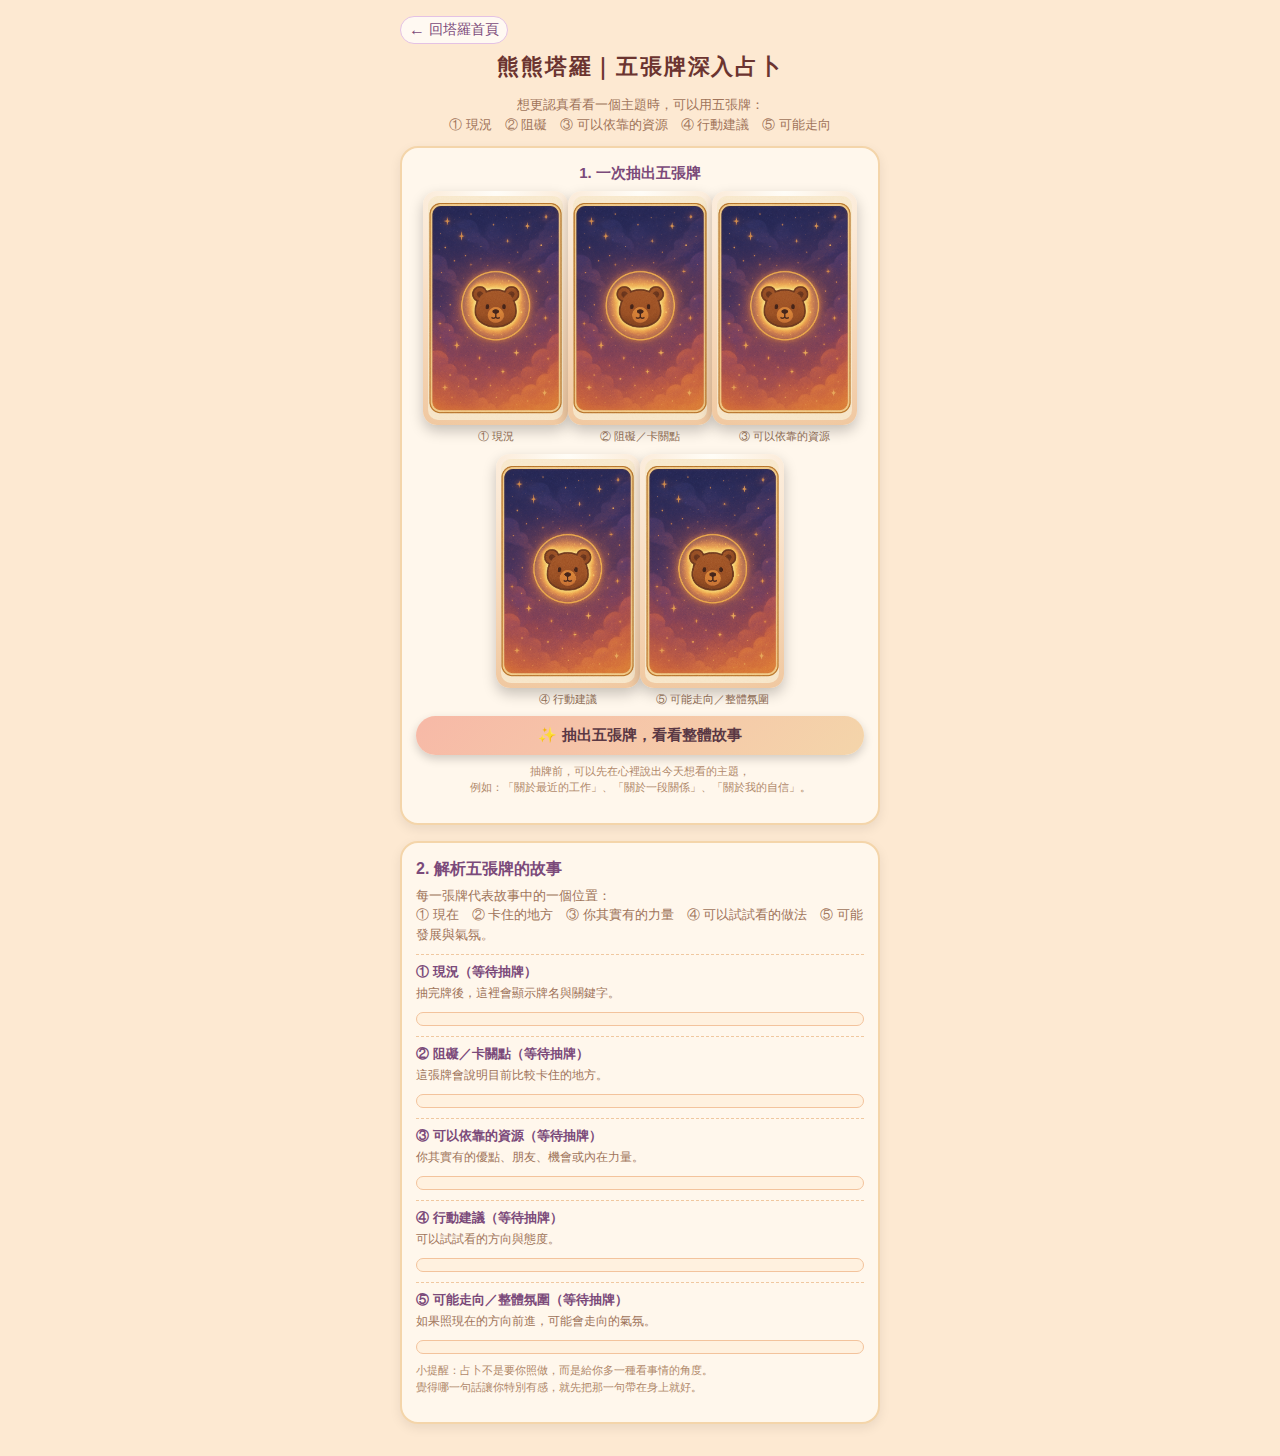
<file: tarot5.html>
<!DOCTYPE html>
<html lang="zh-Hant">
<head>
  <meta charset="UTF-8" />
  <title>熊熊塔羅占卜 ｜ 五張牌深入占卜</title>
  <meta name="viewport" content="width=device-width, initial-scale=1" />

  <style>
    body {
      margin: 0;
      background: #fde9d2;
      font-family: "Noto Sans TC", -apple-system, BlinkMacSystemFont, sans-serif;
      color: #5a3844;
    }

    .page-wrap {
      max-width: 480px;
      margin: 0 auto;
      padding: 16px;
    }

    .top-bar {
      display: flex;
      align-items: center;
      margin-bottom: 8px;
    }

    .back-link {
      text-decoration: none;
      font-size: 14px;
      color: #7b4a7a;
      padding: 4px 8px;
      border-radius: 999px;
      background: rgba(255, 255, 255, 0.7);
      border: 1px solid #e4c2e4;
      display: inline-flex;
      align-items: center;
      gap: 4px;
    }

    .back-link span {
      font-size: 16px;
    }

    .title {
      text-align: center;
      margin: 8px 0 4px;
      font-size: 22px;
      font-weight: 800;
      letter-spacing: .08em;
      color: #6b3430;
    }

    .subtitle {
      text-align: center;
      font-size: 13px;
      color: #a0745a;
      margin-bottom: 12px;
      line-height: 1.5;
    }

    .card-panel,
    .result-panel {
      background: #fff7ec;
      border-radius: 18px;
      border: 2px solid #f4d5aa;
      box-shadow: 0 4px 12px rgba(0,0,0,0.08);
      padding: 16px 14px;
      margin-bottom: 16px;
    }

    .card-panel-title {
      font-size: 15px;
      font-weight: 700;
      margin: 0 0 8px;
      color: #7b4a7a;
      text-align: center;
    }

    /* 五張牌卡片區 */
    .tarot-multi {
      display: flex;
      flex-wrap: wrap;
      justify-content: center;
      gap: 10px;
    }

    .tarot-slot {
      display: flex;
      flex-direction: column;
      align-items: center;
      width: 30%;
      min-width: 90px;
    }

    .tarot-frame {
      width: 100%;
      aspect-ratio: 3/5;
      border-radius: 14px;
      padding: 5px;
      background: radial-gradient(circle at top, #fffdf7 0%, #f8dcc0 55%, #f0c8a0 100%);
      box-shadow: 0 6px 14px rgba(0,0,0,0.22);
      display: flex;
      justify-content: center;
      align-items: center;
    }

    .tarot-img {
      width: 100%;
      height: 100%;
      border-radius: 10px;
      object-fit: cover;
      transition: transform 0.4s ease;
    }

    .tarot-img.reversed {
      transform: rotate(180deg);
    }

    .slot-label {
      margin-top: 4px;
      font-size: 11px;
      color: #8b6a52;
      text-align: center;
      line-height: 1.4;
    }

    .slot-orient {
      margin-top: 2px;
      font-size: 11px;
      color: #6b3430;
      padding: 2px 8px;
      border-radius: 999px;
      background: #fff1df;
      border: 1px solid #f3c39c;
      display: none;
    }

    .draw-btn {
      margin-top: 8px;
      padding: 10px 0;
      width: 100%;
      border-radius: 999px;
      border: none;
      background: linear-gradient(135deg, #f7b9a7, #f4d5aa);
      color: #5a3844;
      font-weight: 700;
      font-size: 15px;
      cursor: pointer;
      box-shadow: 0 4px 10px rgba(0,0,0,0.18);
      display: inline-flex;
      justify-content: center;
      align-items: center;
      gap: 6px;
    }

    .draw-btn:active {
      transform: translateY(1px);
      box-shadow: 0 2px 6px rgba(0,0,0,0.18);
    }

    .tip-text {
      margin-top: 8px;
      font-size: 11px;
      color: #b0886a;
      text-align: center;
      line-height: 1.5;
    }

    .result-title {
      margin: 0 0 6px;
      font-size: 16px;
      font-weight: 800;
      color: #7b4a7a;
    }

    .result-subtitle-main {
      margin: 0 0 10px;
      font-size: 13px;
      color: #a0745a;
      line-height: 1.5;
    }

    .result-block {
      margin-top: 10px;
      padding-top: 8px;
      border-top: 1px dashed #f0c8a0;
    }

    .result-section-title {
      font-size: 13px;
      font-weight: 700;
      margin: 0 0 4px;
      color: #7b4a7a;
    }

    .result-subtitle {
      margin: 0 0 4px;
      font-size: 12px;
      color: #a0745a;
    }

    .result-chip-row {
      display: flex;
      flex-wrap: wrap;
      gap: 6px;
      margin: 4px 0 6px;
    }

    .result-chip {
      font-size: 11px;
      padding: 3px 8px;
      border-radius: 999px;
      background: #fef1df;
      border: 1px solid #f3c39c;
      color: #8b6a52;
    }

    .result-text {
      font-size: 13px;
      line-height: 1.6;
      color: #5a3844;
      white-space: pre-line;
      margin: 0 0 4px;
    }

    .bear-text {
      font-size: 12px;
      line-height: 1.6;
      color: #4b3044;
      background: #fff1df;
      border-radius: 12px;
      padding: 6px 8px;
      border: 1px solid #f3c39c;
      margin: 0 0 4px;
    }

    .small-note {
      margin-top: 8px;
      font-size: 11px;
      color: #b0886a;
      line-height: 1.5;
    }

    @media (max-width: 400px) {
      .tarot-slot {
        width: 31%;
      }
    }
  </style>
</head>

<body>
  <div class="page-wrap">
    <!-- 上方返回 -->
    <div class="top-bar">
      <a href="index.html" class="back-link">
        <span>←</span> 回塔羅首頁
      </a>
    </div>

    <h1 class="title">熊熊塔羅｜五張牌深入占卜</h1>
    <p class="subtitle">
      想更認真看看一個主題時，可以用五張牌：<br>
      ① 現況　② 阻礙　③ 可以依靠的資源　④ 行動建議　⑤ 可能走向
    </p>

    <!-- 抽牌區 -->
    <div class="card-panel">
      <p class="card-panel-title">1. 一次抽出五張牌</p>

      <div class="tarot-multi">
        <div class="tarot-slot" data-pos="pos1">
          <div class="tarot-frame">
            <img src="images/back.png" alt="塔羅牌 1" id="img-pos1" class="tarot-img" />
          </div>
          <div class="slot-label">① 現況</div>
          <div id="orient-pos1" class="slot-orient">正位</div>
        </div>

        <div class="tarot-slot" data-pos="pos2">
          <div class="tarot-frame">
            <img src="images/back.png" alt="塔羅牌 2" id="img-pos2" class="tarot-img" />
          </div>
          <div class="slot-label">② 阻礙／卡關點</div>
          <div id="orient-pos2" class="slot-orient">正位</div>
        </div>

        <div class="tarot-slot" data-pos="pos3">
          <div class="tarot-frame">
            <img src="images/back.png" alt="塔羅牌 3" id="img-pos3" class="tarot-img" />
          </div>
          <div class="slot-label">③ 可以依靠的資源</div>
          <div id="orient-pos3" class="slot-orient">正位</div>
        </div>

        <div class="tarot-slot" data-pos="pos4">
          <div class="tarot-frame">
            <img src="images/back.png" alt="塔羅牌 4" id="img-pos4" class="tarot-img" />
          </div>
          <div class="slot-label">④ 行動建議</div>
          <div id="orient-pos4" class="slot-orient">正位</div>
        </div>

        <div class="tarot-slot" data-pos="pos5">
          <div class="tarot-frame">
            <img src="images/back.png" alt="塔羅牌 5" id="img-pos5" class="tarot-img" />
          </div>
          <div class="slot-label">⑤ 可能走向／整體氛圍</div>
          <div id="orient-pos5" class="slot-orient">正位</div>
        </div>
      </div>

      <button id="drawBtn" class="draw-btn">
        ✨ 抽出五張牌，看看整體故事
      </button>

      <p class="tip-text">
        抽牌前，可以先在心裡說出今天想看的主題，<br>
        例如：「關於最近的工作」、「關於一段關係」、「關於我的自信」。
      </p>
    </div>

    <!-- 結果區 -->
    <div class="result-panel">
      <h2 class="result-title">2. 解析五張牌的故事</h2>
      <p class="result-subtitle-main">
        每一張牌代表故事中的一個位置：<br>
        ① 現在　② 卡住的地方　③ 你其實有的力量　④ 可以試試看的做法　⑤ 可能發展與氣氛。
      </p>

      <!-- ① 現況 -->
      <div class="result-block" id="block-pos1">
        <h3 class="result-section-title" id="title-pos1">① 現況（等待抽牌）</h3>
        <p class="result-subtitle" id="subtitle-pos1">抽完牌後，這裡會顯示牌名與關鍵字。</p>
        <div class="result-chip-row" id="chips-pos1"></div>
        <p class="result-text" id="meaning-pos1"></p>
        <p class="bear-text" id="bear-pos1"></p>
      </div>

      <!-- ② 阻礙 -->
      <div class="result-block" id="block-pos2">
        <h3 class="result-section-title" id="title-pos2">② 阻礙／卡關點（等待抽牌）</h3>
        <p class="result-subtitle" id="subtitle-pos2">這張牌會說明目前比較卡住的地方。</p>
        <div class="result-chip-row" id="chips-pos2"></div>
        <p class="result-text" id="meaning-pos2"></p>
        <p class="bear-text" id="bear-pos2"></p>
      </div>

      <!-- ③ 資源 -->
      <div class="result-block" id="block-pos3">
        <h3 class="result-section-title" id="title-pos3">③ 可以依靠的資源（等待抽牌）</h3>
        <p class="result-subtitle" id="subtitle-pos3">你其實有的優點、朋友、機會或內在力量。</p>
        <div class="result-chip-row" id="chips-pos3"></div>
        <p class="result-text" id="meaning-pos3"></p>
        <p class="bear-text" id="bear-pos3"></p>
      </div>

      <!-- ④ 行動建議 -->
      <div class="result-block" id="block-pos4">
        <h3 class="result-section-title" id="title-pos4">④ 行動建議（等待抽牌）</h3>
        <p class="result-subtitle" id="subtitle-pos4">可以試試看的方向與態度。</p>
        <div class="result-chip-row" id="chips-pos4"></div>
        <p class="result-text" id="meaning-pos4"></p>
        <p class="bear-text" id="bear-pos4"></p>
      </div>

      <!-- ⑤ 可能走向 -->
      <div class="result-block" id="block-pos5">
        <h3 class="result-section-title" id="title-pos5">⑤ 可能走向／整體氛圍（等待抽牌）</h3>
        <p class="result-subtitle" id="subtitle-pos5">如果照現在的方向前進，可能會走向的氣氛。</p>
        <div class="result-chip-row" id="chips-pos5"></div>
        <p class="result-text" id="meaning-pos5"></p>
        <p class="bear-text" id="bear-pos5"></p>
      </div>

      <p class="small-note">
        小提醒：占卜不是要你照做，而是給你多一種看事情的角度。<br>
        覺得哪一句話讓你特別有感，就先把那一句帶在身上就好。
      </p>
    </div>
  </div>

  <script>
    // 22 張大秘儀資料：0～21 對應 images/0.png ～ images/21.png
    const TAROT_CARDS = [
      {
        id: 0,
        name: "愚者",
        tag: "新的開始・自由・旅程",
        keywords: ["新的開始", "勇氣", "相信自己"],
        upright: {
          title: "正位：帶著好奇出發",
          meaning: "此刻的你，正站在一個新的起點。也許你還不確定前方會是什麼樣子，但是你願意踏出去，就是非常珍貴的勇氣。允許自己當新手，慢慢摸索，不需要一開始就完美。"
        },
        reversed: {
          title: "逆位：先顧好安全感",
          meaning: "你可能對改變感到害怕，或是有一點衝動、想逃離現況。此時更重要的不是「一定要出發」，而是先讓自己感到踏實，再決定要不要走下一步。"
        },
        bear: "🐻 熊熊說：你可以慢慢來，不是每一個人都要衝在最前面。願意誠實面對自己的不安，本身就很勇敢。"
      },
      {
        id: 1,
        name: "魔術師",
        tag: "行動・創造・專注",
        keywords: ["行動力", "資源在手", "專注"],
        upright: {
          title: "正位：你其實準備好了",
          meaning: "魔術師代表：你已經擁有很多資源與能力，只是可能還沒有完全運用出來。只要選定一件事開始做，專注在當下，你就能慢慢看到成果。"
        },
        reversed: {
          title: "逆位：先釐清真正的想要",
          meaning: "現在的你可能三心二意、或是因為沒有自信而裹足不前。也有可能是太想要一次做太多事，而感到分心。先問問自己：我現在最在意的一件事是什麼？"
        },
        bear: "🐻 熊熊說：你不是不夠好，只是還沒找到最想用心的方向。從一個小小的行動開始就很棒。"
      },
      {
        id: 2,
        name: "女祭司",
        tag: "直覺・安靜・觀察",
        keywords: ["直覺", "內在聲音", "暫時按下暫停"],
        upright: {
          title: "正位：聽聽內心的聲音",
          meaning: "這張牌提醒你，比起衝動行動，先靜下心、觀察與感受是更重要的。你的直覺其實很敏銳，只是需要一點安靜的空間被聽見。"
        },
        reversed: {
          title: "逆位：不需要一直壓抑自己",
          meaning: "你可能習慣把感受藏起來，或是太依賴別人的意見，而忽略自己真正的感覺。也許是時候停下來，問問自己：我真正覺得舒服的是什麼？"
        },
        bear: "🐻 熊熊說：你心裡那個小聲音，其實一直都在，只是你最近有點太忙。今晚可以多留一點安靜給自己。"
      },
      {
        id: 3,
        name: "女皇",
        tag: "照顧・豐盛・滋養",
        keywords: ["自我照顧", "享受", "溫柔"],
        upright: {
          title: "正位：好好被照顧一下",
          meaning: "女皇象徵溫柔、滋養與豐盛。這張牌鼓勵你多照顧自己的身體與心，允許自己被愛、被幫忙，也允許自己享受一些生活的小美好。"
        },
        reversed: {
          title: "逆位：你也值得被好好對待",
          meaning: "你可能太努力照顧別人，而忘了自己。或是覺得只有『有表現』才值得被愛。其實，你就算什麼都沒做，也值得好好休息與被擁抱。"
        },
        bear: "🐻 熊熊說：你不是提供照顧的機器，你本來就值得被溫柔對待。今天也給自己一點點好東西。"
      },
      {
        id: 4,
        name: "皇帝",
        tag: "結構・責任・界線",
        keywords: ["界線", "安全感", "穩定"],
        upright: {
          title: "正位：建立自己的王國",
          meaning: "皇帝代表穩定與責任，也代表你正在努力建立屬於自己的規則與生活節奏。你有能力把事情一點點整理得更清楚，讓自己更有安全感。"
        },
        reversed: {
          title: "逆位：不需要把所有事都扛起來",
          meaning: "你可能感到壓力太大、責任太重，甚至有點嚴格地對待自己或身邊的人。試著分清楚什麼是真的『你的責任』，什麼其實可以放手或求助。"
        },
        bear: "🐻 熊熊說：你已經很努力了，不用每一件事都做到完美。有些重擔，可以慢慢學著放下一點點。"
      },
      {
        id: 5,
        name: "教皇",
        tag: "學習・傳承・信念",
        keywords: ["學習", "老師", "價值觀"],
        upright: {
          title: "正位：從經驗中學習",
          meaning: "教皇象徵學習、制度與信念。也許你正處在一個需要吸收知識、向他人請教的階段。你會從傳統或前輩的經驗中得到幫助。"
        },
        reversed: {
          title: "逆位：不一定要照別人的劇本走",
          meaning: "你可能被『應該』與規則壓得有點喘不過氣，或懷疑：一定要照這個模式生活嗎？這張牌鼓勵你在尊重規則的同時，也保留一點自己。"
        },
        bear: "🐻 熊熊說：可以聽進不同的建議，但最後的選擇權，還是在你自己手上。你可以寫自己的故事。"
      },
      {
        id: 6,
        name: "戀人",
        tag: "選擇・關係・真心",
        keywords: ["關係", "選擇", "誠實"],
        upright: {
          title: "正位：真心的連結",
          meaning: "戀人不只代表愛情，也代表任何重要的關係與選擇。現在適合誠實面對自己的心，並練習好好表達：我要什麼、我在意什麼。"
        },
        reversed: {
          title: "逆位：先愛自己一點點",
          meaning: "你可能在關係中迷失自己，或為了害怕失去而不敢說真話。這張牌提醒你：先成為自己的夥伴，再來談怎麼陪別人。"
        },
        bear: "🐻 熊熊說：真正喜歡你的人，不需要你變成別的樣子。先練習陪自己站在同一邊。"
      },
      {
        id: 7,
        name: "戰車",
        tag: "前進・突破・意志力",
        keywords: ["行動", "突破", "掌握方向"],
        upright: {
          title: "正位：往你相信的方向前進",
          meaning: "戰車代表行動與推進力。你正準備跨出重要的一步，或努力突破卡住的狀態。只要方向是你真心認同的，就值得為自己奮力一試。"
        },
        reversed: {
          title: "逆位：不是一定要一直向前衝",
          meaning: "你可能太急著看到成果，或者感覺整個人失去方向、動力。先停下來調整方向，而不是勉強自己硬衝。"
        },
        bear: "🐻 熊熊說：慢下來不代表你失敗了，而是你在幫自己找更適合的路。"
      },
      {
        id: 8,
        name: "力量",
        tag: "溫柔的勇氣・面對自己",
        keywords: ["溫柔的力量", "自我接納", "勇敢"],
        upright: {
          title: "正位：溫柔也是一種力量",
          meaning: "力量牌不是要你逞強，而是帶著耐心與溫柔，面對自己的情緒與不安。你正在學習一種不必兇自己的勇敢。"
        },
        reversed: {
          title: "逆位：不用再責怪自己了",
          meaning: "你可能對自己太嚴厲，覺得不夠好、不夠勇敢。這張牌提醒你：就算現在有點害怕，你仍然值得被理解與接住。"
        },
        bear: "🐻 熊熊說：真正的勇敢，是承認『我也會怕』，但我還是願意慢慢往前。"
      },
      {
        id: 9,
        name: "隱者",
        tag: "獨處・思考・尋找答案",
        keywords: ["獨處時間", "內省", "尋找方向"],
        upright: {
          title: "正位：給自己一段安靜的旅程",
          meaning: "隱者代表需要一段屬於自己的時間。關掉一些外界的聲音，你會更清楚知道：我真正想要的是什麼。"
        },
        reversed: {
          title: "逆位：孤單感值得被看見",
          meaning: "你可能覺得自己被孤立，或習慣把心鎖起來。這張牌提醒你：獨處是為了更了解自己，而不是把自己關起來。也可以主動伸手去連結可靠的人。"
        },
        bear: "🐻 熊熊說：有時候一個人走一小段路，會讓你更知道要和誰一起走更長的路。"
      },
      {
        id: 10,
        name: "命運之輪",
        tag: "變化・循環・轉機",
        keywords: ["轉機", "變化", "新的循環"],
        upright: {
          title: "正位：一個新的輪子開始轉動",
          meaning: "命運之輪象徵變化與循環。有些事情正默默改變，你可能要迎接新的階段。順著變化走，你會發現一些意想不到的機會。"
        },
        reversed: {
          title: "逆位：卡住感是一種暫停",
          meaning: "你可能覺得自己一直在原地打轉，或對變化感到不安。這張牌鼓勵你從小地方開始改變，不需要一次翻轉整個人生。"
        },
        bear: "🐻 熊熊說：就算現在覺得在原地，其實你已經和昨天不一樣了。每一天的小選擇，都在慢慢轉動你的輪子。"
      },
      {
        id: 11,
        name: "正義",
        tag: "平衡・誠實・選擇",
        keywords: ["公平", "平衡", "誠實面對"],
        upright: {
          title: "正位：誠實地做選擇",
          meaning: "正義牌提醒你在做選擇時，既看重感受，也看重現實。你有能力評估事情的利弊，為自己做一個相對公平的決定。"
        },
        reversed: {
          title: "逆位：別只怪自己或只怪別人",
          meaning: "你可能在某件事上覺得不公平，或一直責怪自己。試著從更多角度看事情，而不是只站在『我錯了』或『都是他們的錯』的一端。"
        },
        bear: "🐻 熊熊說：你可以同時照顧自己的感受，和事情的現實狀況。不是非黑即白，允許自己慢慢衡量。"
      },
      {
        id: 12,
        name: "吊人",
        tag: "停下來・換個角度",
        keywords: ["暫停", "不同視角", "等待"],
        upright: {
          title: "正位：先暫停一下沒關係",
          meaning: "吊人代表一種『被迫的暫停』，但這個停下來的時間，會讓你看到不同角度。事情不是沒有進展，而是在醞釀新的理解。"
        },
        reversed: {
          title: "逆位：太勉強自己就不值得了",
          meaning: "你可能一直在為別人犧牲，而忽略自己的需要。這張牌提醒你：放下不是失敗，而是為了不再讓自己被吊在同一個痛苦的位置。"
        },
        bear: "🐻 熊熊說：如果一段等待讓你太辛苦，那就允許自己重新評估，這件事情值不值得你繼續這樣撐著。"
      },
      {
        id: 13,
        name: "死神",
        tag: "結束・轉化・新生",
        keywords: ["結束", "放下", "重啟"],
        upright: {
          title: "正位：某個階段走到句點",
          meaning: "死神不代表壞事，而是代表『真正的結束』。有些事情走到尾聲，是為了空出空間，讓新的東西進來。允許自己好好說再見。"
        },
        reversed: {
          title: "逆位：害怕放手很正常",
          meaning: "你可能抓著已經不適合的關係、習慣或身份，因為放手好可怕。接受自己還需要一點時間，不必急著成熟，也是一種溫柔。"
        },
        bear: "🐻 熊熊說：你可以慢慢放下，不用一次丟掉全部。每放下一點點，就為未來留出一點點位置。"
      },
      {
        id: 14,
        name: "節制",
        tag: "平衡・調和・適量",
        keywords: ["中庸", "調整步伐", "適量"],
        upright: {
          title: "正位：找到剛剛好的步調",
          meaning: "節制提醒你，不需要做到極端，小小地調整就足夠。在生活、情緒、工作之間找到可持續的平衡，是現在重要的課題。"
        },
        reversed: {
          title: "逆位：最近可能有點過頭了",
          meaning: "你可能太勉強自己，或用某些方式過度安慰自己（例如過度滑手機、熬夜、購物）。這張牌邀請你回到『適量』的狀態，對自己好一點。"
        },
        bear: "🐻 熊熊說：你不需要成為超人，只要找到讓自己活得下去、喘得過氣的節奏就很好。"
      },
      {
        id: 15,
        name: "惡魔",
        tag: "執著・誘惑・被綁住的感覺",
        keywords: ["慣性", "依賴", "困住感"],
        upright: {
          title: "正位：看見自己被什麼綁住",
          meaning: "惡魔象徵那些讓你一時舒服，但長期會消耗你的依賴或習慣。這張牌不是在罵你，而是讓你更清楚：哪些東西其實不太健康。"
        },
        reversed: {
          title: "逆位：你已經開始鬆開繩子",
          meaning: "你可能已經意識到某些關係或習慣讓你不快樂，正在慢慢找出口。這是一個很重要的進步，不用小看自己。"
        },
        bear: "🐻 熊熊說：你有權利說『這樣不行』，也有權利離開讓你痛苦的地方。你不是被關在籠子裡的小動物。"
      },
      {
        id: 16,
        name: "高塔",
        tag: "突然的改變・舊結構崩壞",
        keywords: ["震撼", "意外", "重建"],
        upright: {
          title: "正位：舊的東西正在被拆掉",
          meaning: "高塔代表突如其來的變化，可能讓你很不安。但同時，它也在拆掉那些早就不穩固的部分，好讓你有機會重新建立更真實的生活。"
        },
        reversed: {
          title: "逆位：你可能早就感覺到不對勁",
          meaning: "你可能一直撐在一個快撐不住的狀態裡，這張牌提醒你：與其等到整座塔倒塌，不如主動開始調整。"
        },
        bear: "🐻 熊熊說：改變一定會不舒服，但你不需要一個人面對。可以找信任的人一起陪你收拾、一起重建。"
      },
      {
        id: 17,
        name: "星星",
        tag: "希望・療癒・溫柔的光",
        keywords: ["希望", "療癒", "慢慢好起來"],
        upright: {
          title: "正位：慢慢好起來的過程",
          meaning: "星星是一張非常溫柔的牌。它代表雖然過去可能有傷，但你正在慢慢好起來。你不需要馬上變得很強，只要保持一點點希望就足夠。"
        },
        reversed: {
          title: "逆位：暫時看不到希望也沒關係",
          meaning: "你可能覺得很累，看不到未來會變好。這張牌邀請你先照顧好今天的小小生活，讓身體與心慢慢恢復力氣。希望可以晚點再來。"
        },
        bear: "🐻 熊熊說：就算現在看不到星星，它也沒有消失，只是被雲遮住。你可以先睡一覺，明天再抬頭看看。"
      },
      {
        id: 18,
        name: "月亮",
        tag: "情緒・不安・想像",
        keywords: ["情緒波動", "迷惘", "不安全感"],
        upright: {
          title: "正位：情緒正在說話",
          meaning: "月亮代表情緒與想像。你可能特別敏感、容易多想。這張牌提醒你：情緒不是敵人，而是提醒你哪裡需要被看見與照顧。"
        },
        reversed: {
          title: "逆位：不要一個人嚇自己",
          meaning: "你可能被自己的想像嚇到，把還沒發生的事幻想得很可怕。試著把擔心說出來，或寫下來，你會發現事情沒有腦海中那麼巨大。"
        },
        bear: "🐻 熊熊說：當你覺得很怕的時候，先對自己說：「我知道你在擔心，我在這裡陪你。」"
      },
      {
        id: 19,
        name: "太陽",
        tag: "喜悅・自信・展現自己",
        keywords: ["快樂", "自信", "童心"],
        upright: {
          title: "正位：允許自己開心一下",
          meaning: "太陽象徵快樂與真實。你可以放心展現自己的光，不必一直壓低亮度來配合別人。這是一張鼓勵你享受當下的牌。"
        },
        reversed: {
          title: "逆位：你的光沒有不見，只是暫時被遮住",
          meaning: "你可能最近比較沮喪，覺得自己沒什麼好。其實，你仍然有很多可愛的地方，只是暫時忘記了。"
        },
        bear: "🐻 熊熊說：你不用每天都陽光到閃耀，偶爾陰天、下雨也沒關係。太陽不會因此討厭你。"
      },
      {
        id: 20,
        name: "審判",
        tag: "覺醒・復活・聽見召喚",
        keywords: ["覺醒", "整理過去", "新的呼喚"],
        upright: {
          title: "正位：你正在看見新的自己",
          meaning: "審判代表整理過去，並對自己的人生做一個新的決定。你可能開始看清一些模式，準備做出不同的選擇，迎接下一個階段。"
        },
        reversed: {
          title: "逆位：不要只用過去的錯誤定義自己",
          meaning: "你可能被過去的失敗或別人的評價綁住。這張牌提醒你：你已經不是當時的你了，不需要一直拿那時候的自己出來受罰。"
        },
        bear: "🐻 熊熊說：你可以溫柔地對過去的自己說：「謝謝你撐過那些事，接下來換我來照顧你。」"
      },
      {
        id: 21,
        name: "世界",
        tag: "完成・整合・新的旅程起點",
        keywords: ["完成一個階段", "整合", "新旅程"],
        upright: {
          title: "正位：一段旅程的圓滿",
          meaning: "世界象徵一個階段的完成。你走過了一段不簡單的路，比以前更完整、更了解自己了。現在可以好好給自己一個擁抱，然後慢慢想下一段旅程。"
        },
        reversed: {
          title: "逆位：不需要急著『完美收尾』",
          meaning: "你可能覺得還不夠好、還不夠圓滿，所以不敢承認自己已經做得很多。這張牌提醒你：人生本來就不可能百分之百完美，夠用就很好。"
        },
        bear: "🐻 熊熊說：你已經走很遠了，不要只盯著還沒做到的那一塊。也看看自己已經完成的部分吧。"
      }
    ];

    const POSITIONS = [
      { id: "pos1", label: "① 現況" },
      { id: "pos2", label: "② 阻礙／卡關點" },
      { id: "pos3", label: "③ 可以依靠的資源" },
      { id: "pos4", label: "④ 行動建議" },
      { id: "pos5", label: "⑤ 可能走向／整體氛圍" }
    ];

    const imageBasePath = "images/"; // 所有牌圖都在 images 資料夾

    const drawBtn = document.getElementById("drawBtn");

    function getElement(id) {
      return document.getElementById(id);
    }

    function drawFiveCards() {
      // 建立不重複的五張牌
      const indices = [];
      for (let i = 0; i < TAROT_CARDS.length; i++) {
        indices.push(i);
      }

      const selected = [];
      for (let i = 0; i < 5; i++) {
        const r = Math.floor(Math.random() * indices.length);
        const cardIndex = indices.splice(r, 1)[0];
        selected.push(TAROT_CARDS[cardIndex]);
      }

      // 對每一張牌設定正／逆位並更新畫面
      selected.forEach((card, idx) => {
        const posId = POSITIONS[idx].id;
        const isUpright = Math.random() < 0.5;

        // 更新圖片
        const imgEl = getElement("img-" + posId);
        imgEl.src = imageBasePath + card.id + ".png";
        imgEl.alt = card.name;

        if (isUpright) {
          imgEl.classList.remove("reversed");
        } else {
          imgEl.classList.add("reversed");
        }

        // 正逆位標籤
        const orientEl = getElement("orient-" + posId);
        orientEl.style.display = "inline-block";
        orientEl.textContent = isUpright ? "正位" : "逆位";

        // 文本區更新
        const titleEl = getElement("title-" + posId);
        const subtitleEl = getElement("subtitle-" + posId);
        const chipsEl = getElement("chips-" + posId);
        const meaningEl = getElement("meaning-" + posId);
        const bearEl = getElement("bear-" + posId);

        titleEl.textContent = POSITIONS[idx].label + " — " + card.name + (isUpright ? "（正位）" : "（逆位）");
        subtitleEl.textContent = card.tag;

        // 關鍵字 chips
        chipsEl.innerHTML = "";
        if (Array.isArray(card.keywords)) {
          card.keywords.forEach(k => {
            const chip = document.createElement("div");
            chip.className = "result-chip";
            chip.textContent = "＃" + k;
            chipsEl.appendChild(chip);
          });
        }

        const detail = isUpright ? card.upright : card.reversed;
        meaningEl.textContent = detail.title + "：\n" + detail.meaning;
        bearEl.textContent = card.bear;
      });

      drawBtn.textContent = "再抽一次新的五張牌 ✨";
    }

    drawBtn.addEventListener("click", drawFiveCards);
  </script>
</body>
</html>
</file>
